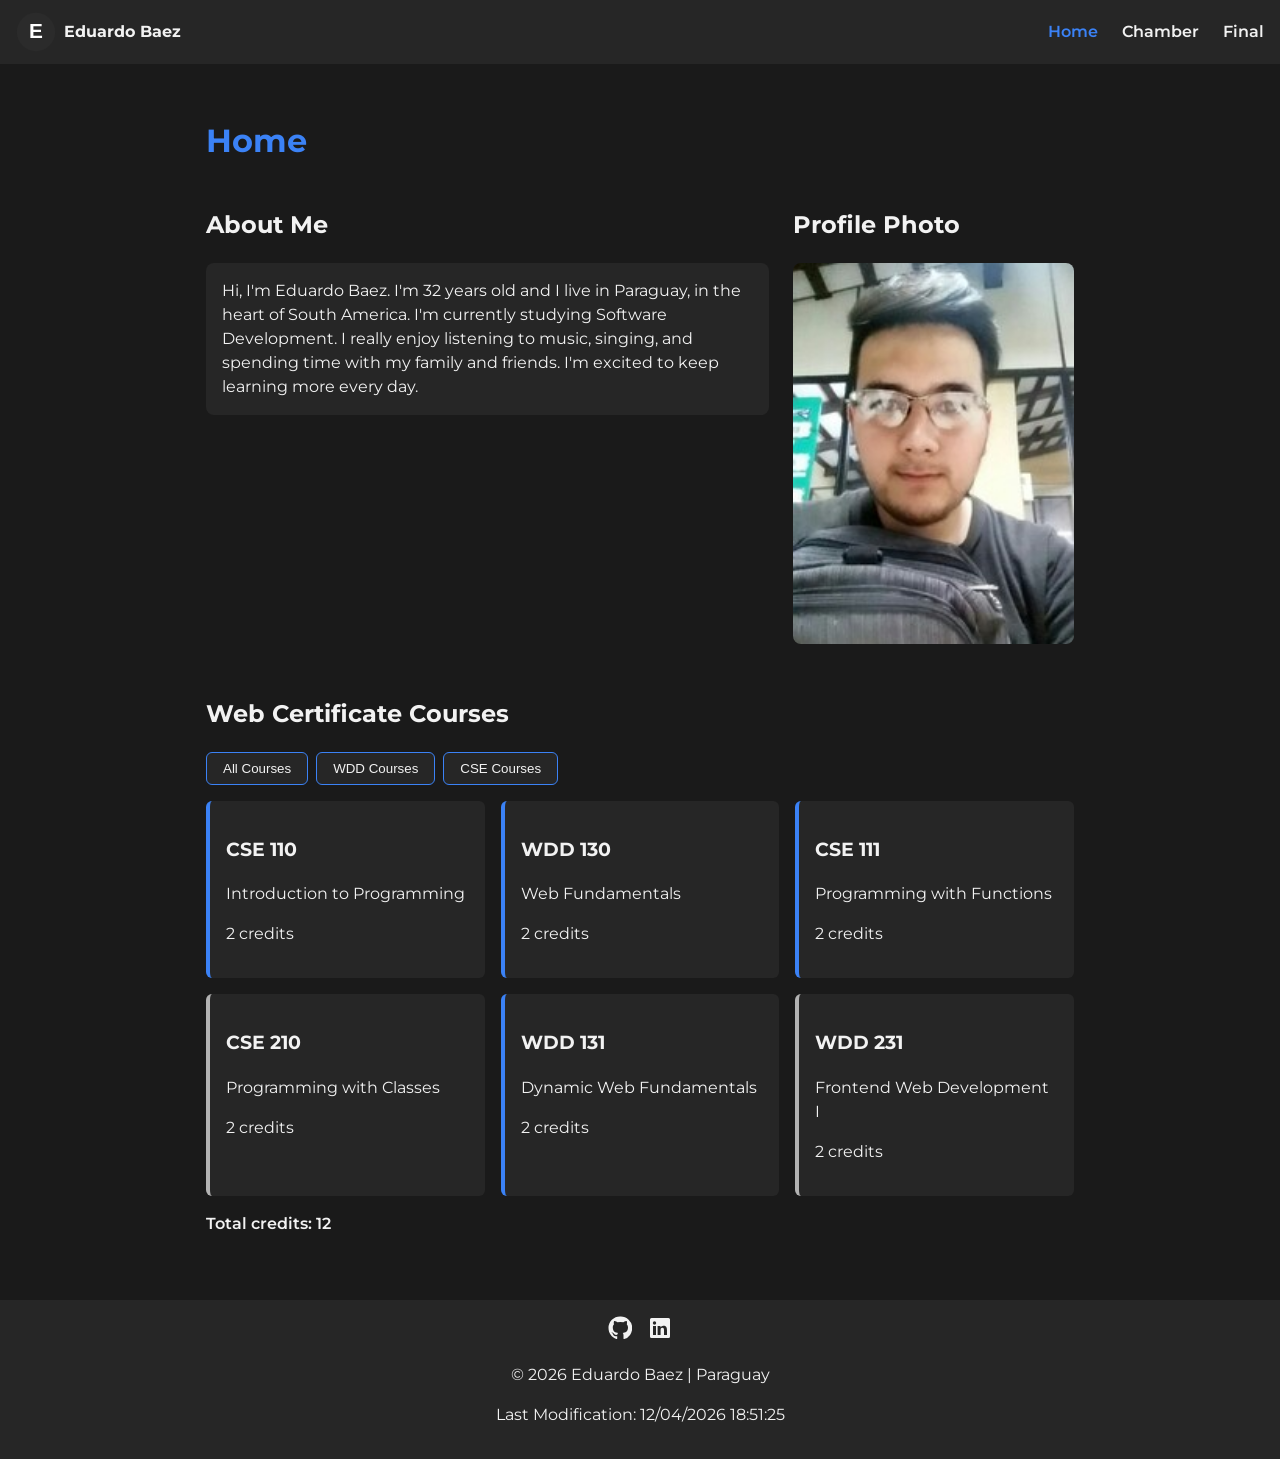
<file: index.html>
<!DOCTYPE html>
<html lang="en">

<head>
    <meta charset="UTF-8">
    <meta name="viewport" content="width=device-width, initial-scale=1.0">
    <meta name="description"
        content="Eduardo Baez's course home page for the WDD231 course, featuring his Web and Computer Programming certificate progress.">
    <meta name="author" content="Eduardo Baez">
    <title>Eduardo Baez | Home</title>
    <link rel="preconnect" href="https://fonts.googleapis.com">
    <link rel="preconnect" href="https://fonts.gstatic.com" crossorigin>
    <link href="https://fonts.googleapis.com/css2?family=Montserrat:wght@400;600;700&display=swap" rel="stylesheet">
    <link rel="stylesheet" href="styles/small.css">
    <link rel="stylesheet" href="styles/larger.css">
    <script src="scripts/navigation.js" defer></script>
    <script src="scripts/courses.js" defer></script>
    <script src="scripts/date.js" defer></script>
</head>

<body>
    <header>
        <img src="images/logo.svg" alt="Site logo" id="logo">
        <span id="site-name">Eduardo Baez</span>
        <button id="menu-toggle" aria-label="Toggle navigation menu">
            <svg viewBox="0 0 24 24" width="28" height="28" aria-hidden="true">
                <path d="M3 6h18M3 12h18M3 18h18" stroke="currentColor" stroke-width="2" fill="none"
                    stroke-linecap="round" />
            </svg>
        </button>
        <nav id="primary-nav">
            <ul>
                <li><a href="index.html">Home</a></li>
                <li><a href="chamber/index.html">Chamber</a></li>
                <li><a href="final/index.html">Final</a></li>
            </ul>
        </nav>
    </header>

    <main>
        <h1>Home</h1>

        <div class="top-row">
            <section class="about-me">
                <h2>About Me</h2>
                <p>Hi, I'm Eduardo Baez. I'm 32 years old and I live in Paraguay, in the heart of South America. I'm
                    currently studying Software Development. I really enjoy listening to music, singing, and spending
                    time
                    with my family and friends. I'm excited to keep learning more every day.</p>
            </section>

            <section class="student-photo">
                <h2>Profile Photo</h2>
                <img src="images/profile.jpg" alt="Photo of Eduardo Baez" width="300" height="300">
            </section>
        </div>

        <section class="courses">
            <h2>Web Certificate Courses</h2>
            <div class="filter-buttons">
                <button data-filter="all">All Courses</button>
                <button data-filter="WDD">WDD Courses</button>
                <button data-filter="CSE">CSE Courses</button>
            </div>
            <div id="course-cards"></div>
            <p id="total-credits"></p>
        </section>
    </main>

    <footer>
        <ul class="social-links">
            <li>
                <a href="https://github.com/edbaez-dev" target="_blank" rel="noopener">
                    <svg viewBox="0 0 24 24" width="24" height="24" aria-hidden="true">
                        <path fill="currentColor"
                            d="M12 .5A11.5 11.5 0 0 0 .5 12c0 5.1 3.3 9.4 7.9 11 .6.1.8-.3.8-.6v-2.2c-3.2.7-3.9-1.4-3.9-1.4-.5-1.3-1.3-1.7-1.3-1.7-1.1-.7.1-.7.1-.7 1.2.1 1.8 1.2 1.8 1.2 1 1.8 2.8 1.3 3.5 1 .1-.8.4-1.3.7-1.6-2.6-.3-5.3-1.3-5.3-5.7 0-1.3.5-2.3 1.2-3.1-.1-.3-.5-1.5.1-3.1 0 0 1-.3 3.3 1.2a11.4 11.4 0 0 1 6 0c2.3-1.5 3.3-1.2 3.3-1.2.6 1.6.2 2.8.1 3.1.8.8 1.2 1.9 1.2 3.1 0 4.4-2.7 5.4-5.3 5.7.4.4.8 1.1.8 2.2v3.3c0 .3.2.7.8.6a11.5 11.5 0 0 0 7.9-11A11.5 11.5 0 0 0 12 .5Z" />
                    </svg>
                    <span class="visually-hidden">GitHub</span>
                </a>
            </li>
            <li>
                <a href="https://www.linkedin.com/in/eduardo-ariel-báez-román-132838bb" target="_blank" rel="noopener">
                    <svg viewBox="0 0 24 24" width="24" height="24" aria-hidden="true">
                        <path fill="currentColor"
                            d="M20.5 2h-17A1.5 1.5 0 0 0 2 3.5v17A1.5 1.5 0 0 0 3.5 22h17a1.5 1.5 0 0 0 1.5-1.5v-17A1.5 1.5 0 0 0 20.5 2ZM8 19H5v-9h3ZM6.5 8.7A1.7 1.7 0 1 1 8.2 7a1.7 1.7 0 0 1-1.7 1.7ZM19 19h-3v-4.7c0-1.1 0-2.6-1.6-2.6s-1.8 1.2-1.8 2.5V19h-3v-9h2.9v1.3h.1a3.1 3.1 0 0 1 2.8-1.6c3 0 3.6 2 3.6 4.6Z" />
                    </svg>
                    <span class="visually-hidden">LinkedIn</span>
                </a>
            </li>
        </ul>
        <p>&copy; <span id="currentyear"></span> Eduardo Baez | Paraguay</p>
        <p id="lastModified"></p>
    </footer>
</body>

</html>
</file>
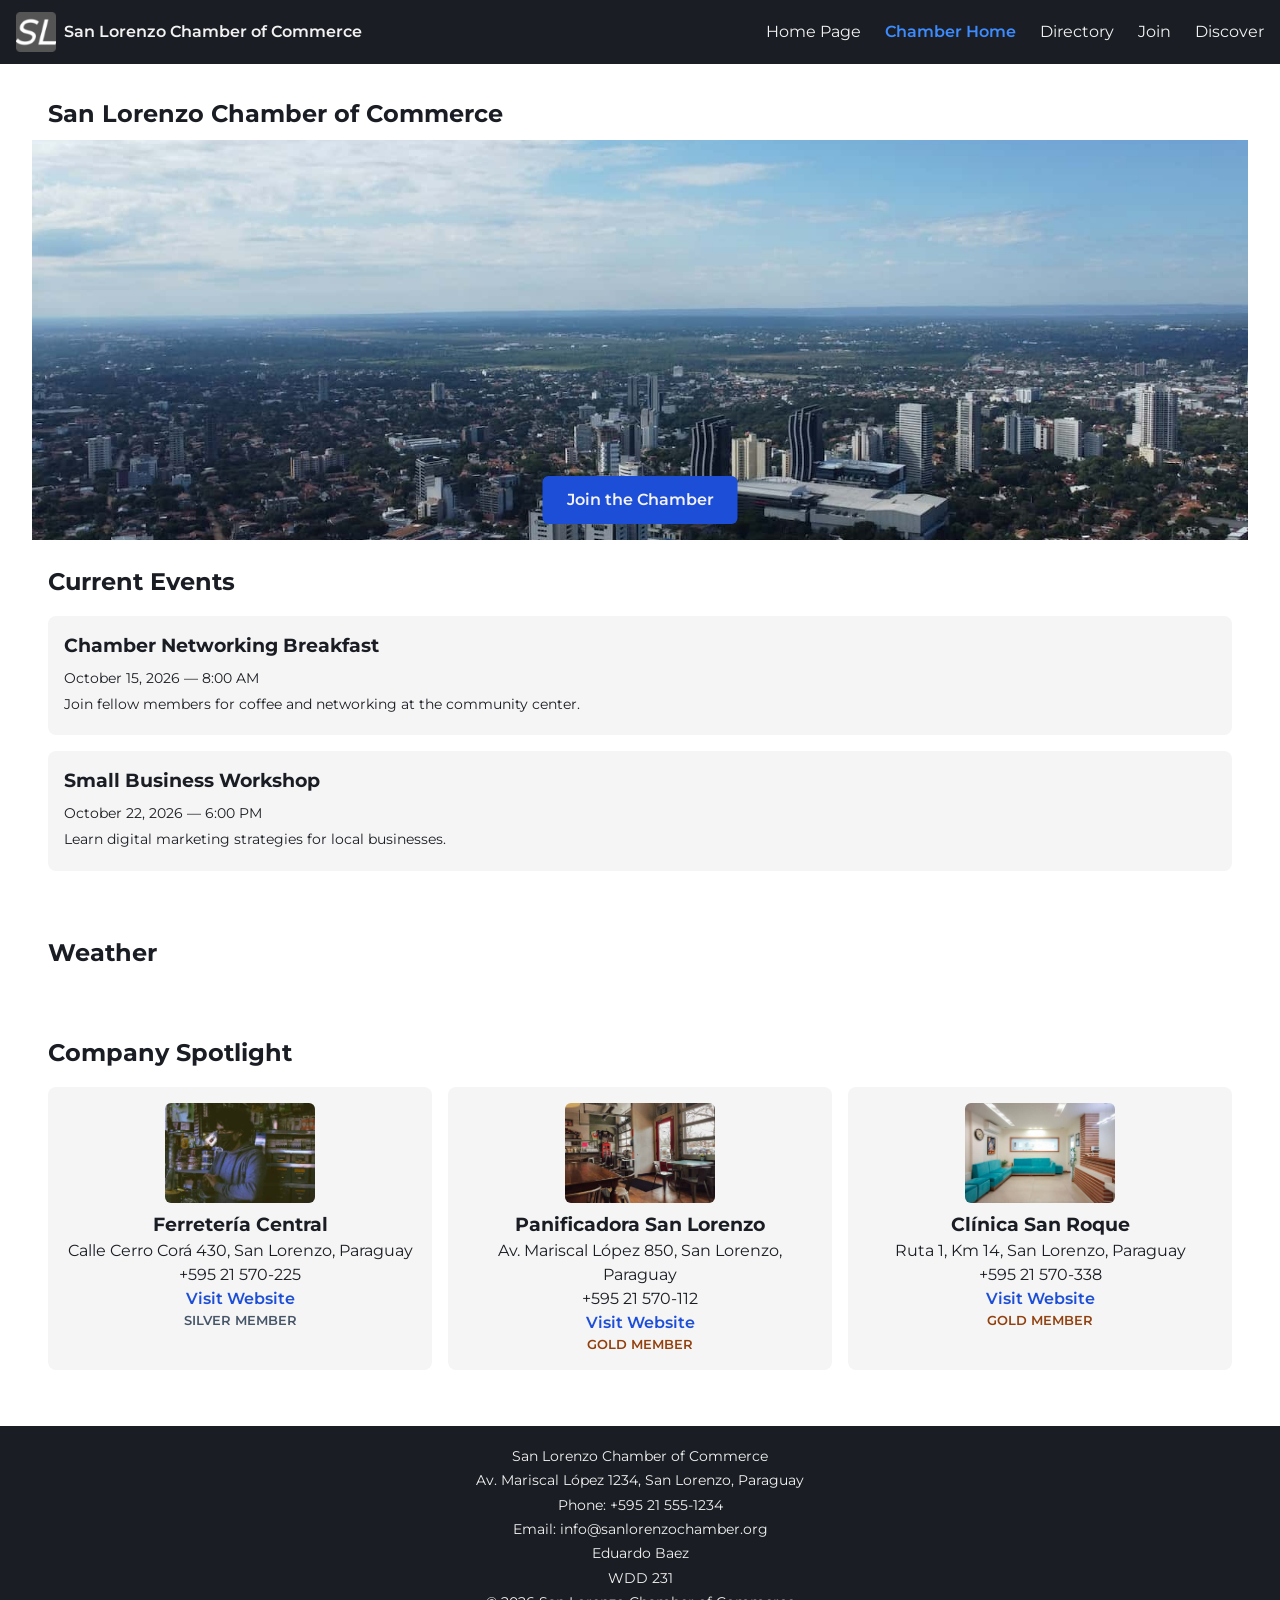
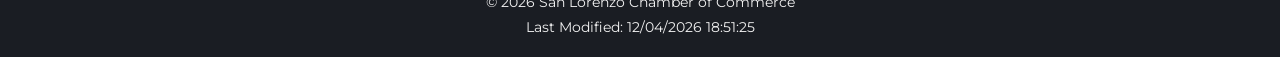
<file: chamber/index.html>
<!DOCTYPE html>
<html lang="en">

<head>
    <meta charset="UTF-8">
    <meta name="viewport" content="width=device-width, initial-scale=1.0">

    <title>Home | San Lorenzo Chamber of Commerce</title>
    <meta name="description"
        content="Welcome to the San Lorenzo Chamber of Commerce — connecting local businesses and the community.">
    <meta name="author" content="Eduardo Baez">

    <link rel="icon" href="images/favicon.ico" type="image/x-icon">

    <!-- Open Graph -->
    <meta property="og:title" content="Home | San Lorenzo Chamber of Commerce">
    <meta property="og:description"
        content="Welcome to the San Lorenzo Chamber of Commerce — connecting local businesses and the community..">
    <meta property="og:image" content="https://edbaez-dev.github.io/wdd231/chamber/images/og-image.jpg">
    <meta property="og:url" content="https://edbaez-dev.github.io/wdd231/chamber/index.html">

    <link rel="preconnect" href="https://fonts.googleapis.com">
    <link rel="preconnect" href="https://fonts.gstatic.com" crossorigin>
    <link href="https://fonts.googleapis.com/css2?family=Montserrat:wght@400;600;700&display=swap" rel="stylesheet">

    <link rel="stylesheet" href="styles/normalize.css">
    <link rel="stylesheet" href="styles/small.css">
    <link rel="stylesheet" href="styles/larger.css">

    <script src="scripts/directory.js" defer></script>
</head>

<body>
    <header>
        <div class="header-content">
            <img src="images/logo.png" alt="San Lorenzo Chamber of Commerce logo" class="logo">
            <span class="site-name">San Lorenzo Chamber of Commerce</span>
        </div>
        <button id="menu-toggle" aria-controls="primary-nav" aria-expanded="false" aria-label="Toggle navigation menu">
            <span class="hamburger"></span>
        </button>
        <nav id="primary-nav">
            <ul>
                <li><a href="../index.html">Home Page</a></li>
                <li><a href="index.html" class="active">Chamber Home</a></li>
                <li><a href="directory.html">Directory</a></li>
                <li><a href="join.html">Join</a></li>
                <li><a href="discover.html">Discover</a></li>
            </ul>
        </nav>
    </header>

    <main>
        <section class="hero">
            <h1>San Lorenzo Chamber of Commerce</h1>
            <img src="images/hero.jpg" alt="View of San Lorenzo, Paraguay" class="hero-image" width="1600" height="900">
            <a href="join.html" class="cta-button">Join the Chamber</a>
        </section>
        <section class="current-events">
            <h2>Current Events</h2>
            <article class="event">
                <h3>Chamber Networking Breakfast</h3>
                <p>October 15, 2026 — 8:00 AM</p>
                <p>Join fellow members for coffee and networking at the community center.</p>
            </article>
            <article class="event">
                <h3>Small Business Workshop</h3>
                <p>October 22, 2026 — 6:00 PM</p>
                <p>Learn digital marketing strategies for local businesses.</p>
            </article>
        </section>
        <section class="weather">
            <h2>Weather</h2>
            <div class="weather-current">
                <p class="temp" id="current-temp"></p>
                <p id="current-description"></p>
            </div>
            <div class="weather-forecast" id="forecast"></div>
        </section>
        <section class="spotlight">
            <h2>Company Spotlight</h2>
            <div class="spotlight-cards" id="spotlight-cards"></div>
        </section>
    </main>

    <footer>
        <div class="footer-contact">
            <p>San Lorenzo Chamber of Commerce</p>
            <p>Av. Mariscal López 1234, San Lorenzo, Paraguay</p>
            <p>Phone: +595 21 555-1234</p>
            <p>Email: info@sanlorenzochamber.org</p>
        </div>
        <div class="footer-dev">
            <p>Eduardo Baez</p>
            <p>WDD 231</p>
            <p>&copy; <span id="year"></span> San Lorenzo Chamber of Commerce</p>
            <p>Last Modified: <span id="last-modified"></span></p>
        </div>
    </footer>
</body>

</html>
</file>
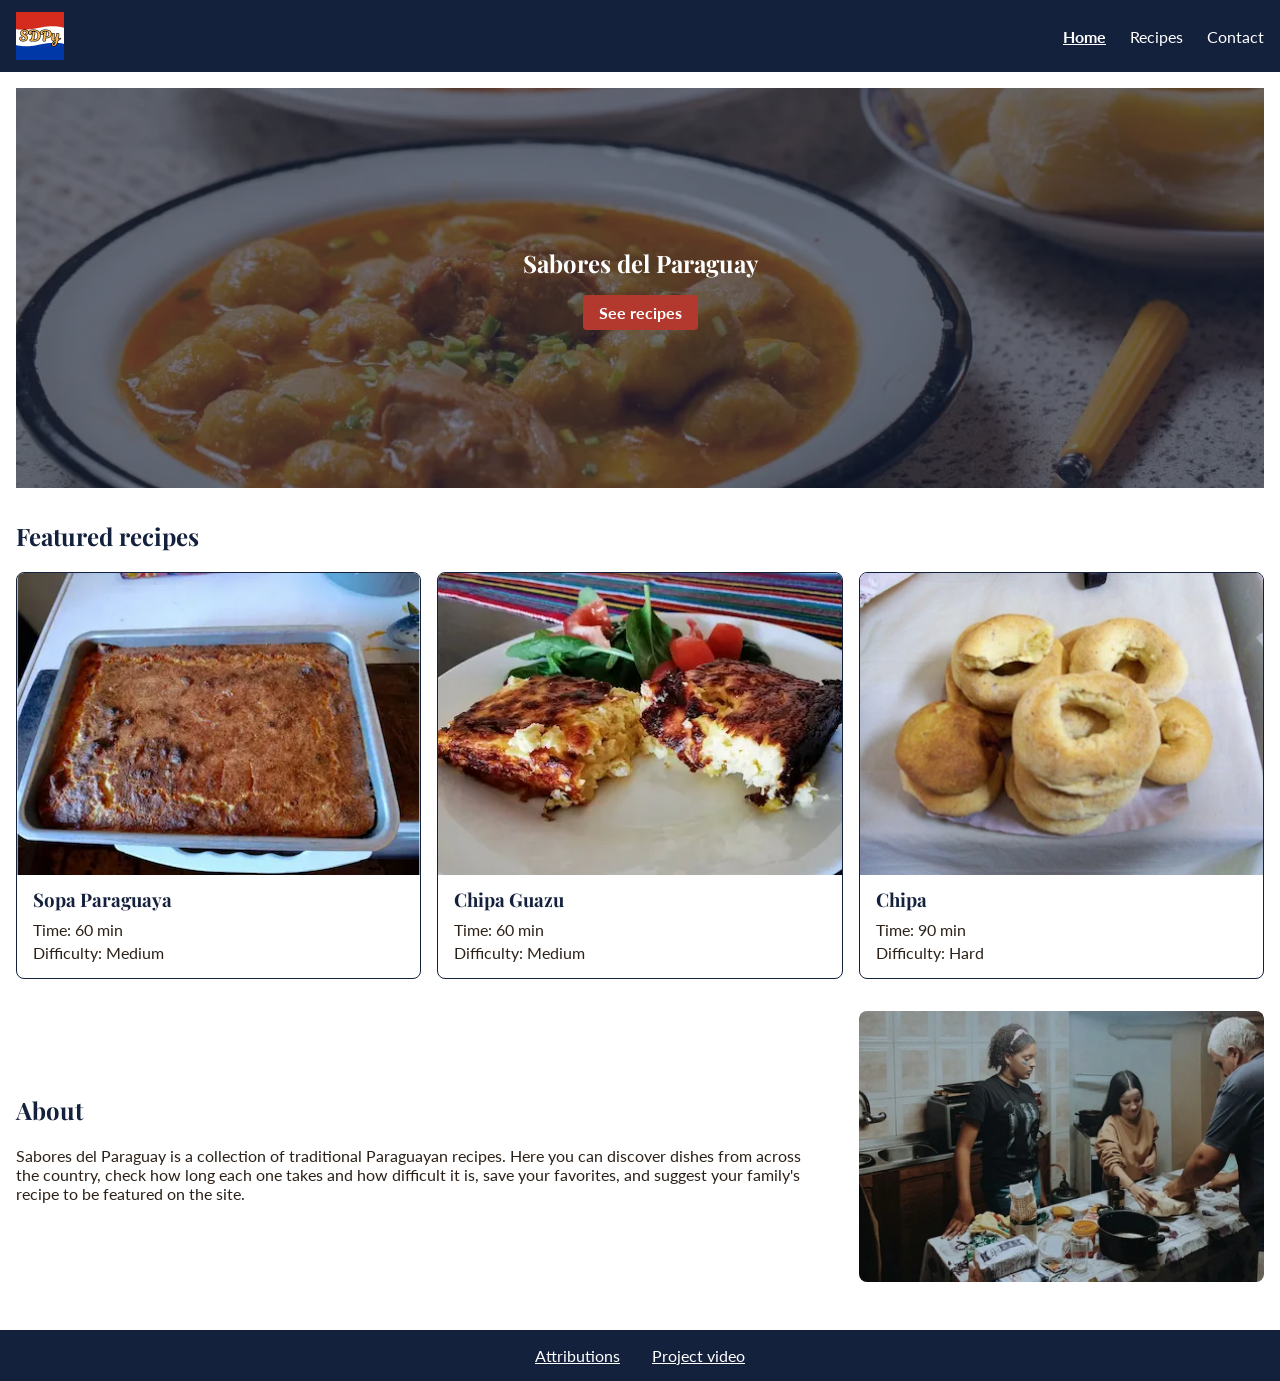
<file: final/index.html>
<!DOCTYPE html>
<html lang="en">

<head>
    <meta charset="UTF-8">
    <meta name="viewport" content="width=device-width, initial-scale=1.0">
    <title>Sabores del Paraguay | Traditional Paraguayan Recipes</title>
    <meta name="description"
        content="Discover traditional Paraguayan recipes with their region, preparation time, difficulty, and ingredients.">
    <meta name="author" content="Eduardo Baez">

    <meta property="og:type" content="website">
    <meta property="og:title" content="Sabores del Paraguay | Traditional Paraguayan Recipes">
    <meta property="og:description"
        content="Discover traditional Paraguayan recipes with their region, preparation time, difficulty, and ingredients.">
    <meta property="og:image" content="https://edbaez-dev.github.io/wdd231/final/images/hero.webp">
    <meta property="og:url" content="https://edbaez-dev.github.io/wdd231/final/index.html">

    <link rel="icon" href="images/favicon.png" type="image/png">
    <link rel="preconnect" href="https://fonts.googleapis.com">
    <link rel="preconnect" href="https://fonts.gstatic.com" crossorigin>
    <link
        href="https://fonts.googleapis.com/css2?family=Lato:wght@400;700&family=Playfair+Display:wght@700&display=swap"
        rel="stylesheet">
    <link rel="stylesheet" href="styles/small.css">
    <link rel="stylesheet" href="styles/larger.css">
    <script type="module" src="scripts/navigation.js"></script>
    <script type="module" src="scripts/home.js"></script>
</head>

<body>
    <header>
        <img src="images/logo.png" alt="Sabores del Paraguay logo" width="48" height="48">
        <button id="menu-toggle" aria-label="Toggle navigation menu" aria-expanded="false">
            <svg viewBox="0 0 24 24" width="28" height="28" aria-hidden="true">
                <path d="M3 6h18M3 12h18M3 18h18" stroke="currentColor" stroke-width="2" fill="none"
                    stroke-linecap="round" />
            </svg>
        </button>
        <nav id="primary-nav">
            <ul>
                <li><a href="index.html" class="active" aria-current="page">Home</a></li>
                <li><a href="recipes.html">Recipes</a></li>
                <li><a href="contact.html">Contact</a></li>
            </ul>
        </nav>
    </header>

    <main>
        <section class="hero">
            <img src="images/hero.webp"
                alt="Bowl of vorí vorí, a traditional Paraguayan soup with corn and cheese dumplings" width="1200"
                height="600">
            <div class="hero-content">
                <h1>Sabores del Paraguay</h1>
                <a href="recipes.html">See recipes</a>
            </div>
        </section>

        <section>
            <h2>Featured recipes</h2>
            <div id="featured-recipes"></div>
        </section>

        <section class="about">
            <div class="about-text">
                <h2>About</h2>
                <p>Sabores del Paraguay is a collection of traditional Paraguayan recipes. Here you can discover dishes
                    from across the country, check how long each one takes and how difficult it is, save your favorites,
                    and suggest your family's recipe to be featured on the site.</p>
            </div>
            <img src="images/about.webp" alt="Family cooking a traditional Paraguayan meal" width="900" height="600"
                loading="lazy">
        </section>
    </main>

    <footer>
        <a href="attributions.html">Attributions</a>
        <a href="https://www.youtube.com/" target="_blank" rel="noopener">Project video</a>
    </footer>
</body>

</html>
</file>
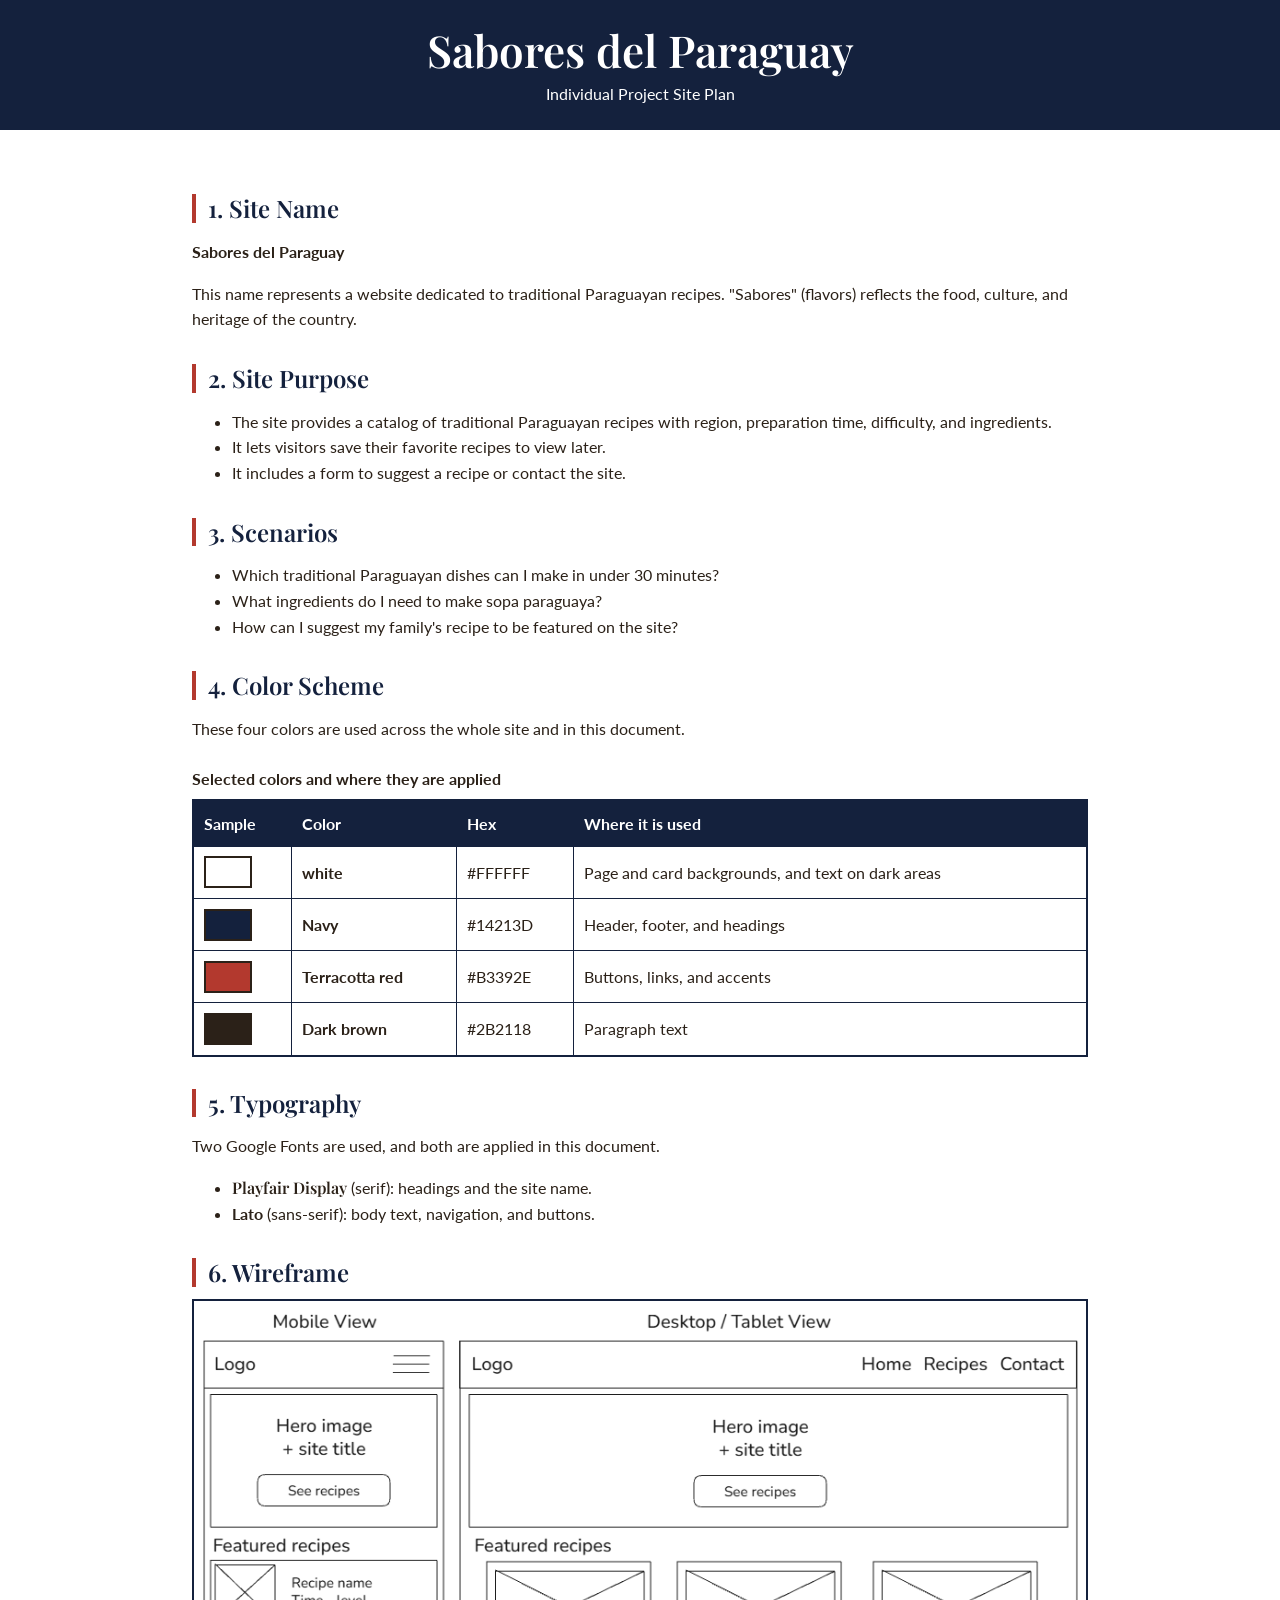
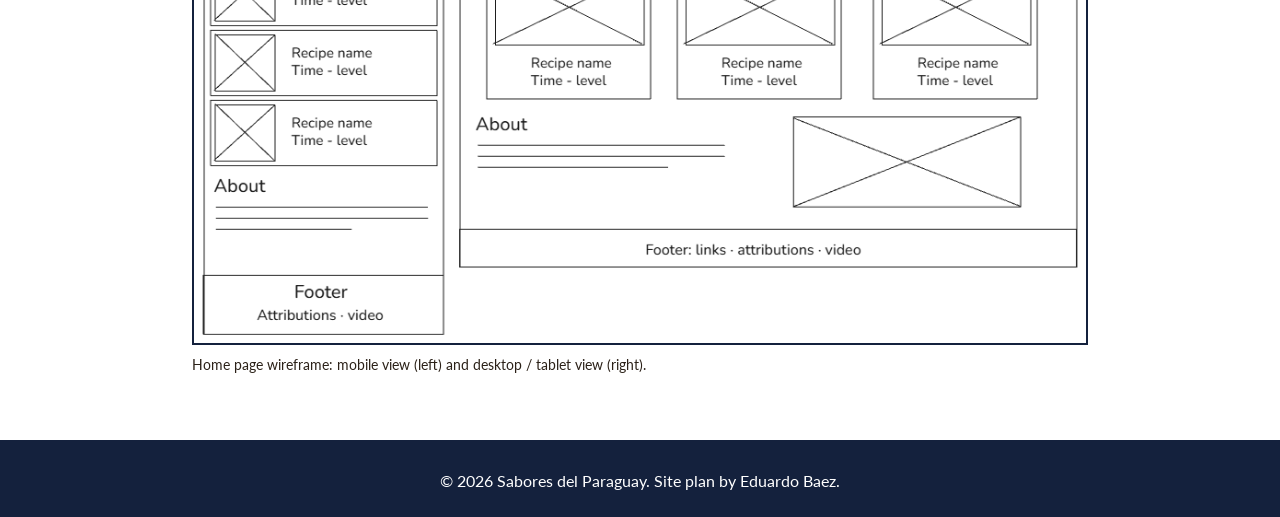
<file: site-plan/index.html>
<!DOCTYPE html>
<html lang="en">

<head>
    <meta charset="UTF-8">
    <meta name="viewport" content="width=device-width, initial-scale=1">
    <meta name="description" content="Site plan for Sabores del Paraguay, a website of traditional Paraguayan recipes.">
    <meta name="author" content="Eduardo Baez">
    <title>Site Plan | Sabores del Paraguay</title>
    <link rel="preconnect" href="https://fonts.googleapis.com">
    <link rel="preconnect" href="https://fonts.gstatic.com" crossorigin>
    <link
        href="https://fonts.googleapis.com/css2?family=Lato:wght@400;700&family=Playfair+Display:wght@600&display=swap"
        rel="stylesheet">
    <link rel="stylesheet" href="styles/site-plan.css">
</head>

<body>
    <header>
        <h1>Sabores del Paraguay</h1>
        <p>Individual Project Site Plan</p>
    </header>

    <main>
        <section>
            <h2>1. Site Name</h2>
            <p><strong>Sabores del Paraguay</strong></p>
            <p>This name represents a website dedicated to traditional Paraguayan recipes. "Sabores" (flavors) reflects
                the food, culture, and heritage of the country.</p>
        </section>

        <section>
            <h2>2. Site Purpose</h2>
            <ul>
                <li>The site provides a catalog of traditional Paraguayan recipes with region, preparation time,
                    difficulty, and ingredients.</li>
                <li>It lets visitors save their favorite recipes to view later.</li>
                <li>It includes a form to suggest a recipe or contact the site.</li>
            </ul>
        </section>

        <section>
            <h2>3. Scenarios</h2>
            <ul>
                <li>Which traditional Paraguayan dishes can I make in under 30 minutes?</li>
                <li>What ingredients do I need to make sopa paraguaya?</li>
                <li>How can I suggest my family's recipe to be featured on the site?</li>
            </ul>
        </section>

        <section>
            <h2>4. Color Scheme</h2>
            <p>These four colors are used across the whole site and in this document.</p>
            <div class="table-wrap">
                <table>
                    <caption>Selected colors and where they are applied</caption>
                    <thead>
                        <tr>
                            <th scope="col">Sample</th>
                            <th scope="col">Color</th>
                            <th scope="col">Hex</th>
                            <th scope="col">Where it is used</th>
                        </tr>
                    </thead>
                    <tbody>
                        <tr>
                            <td><span class="swatch swatch-white" aria-hidden="true"></span></td>
                            <th scope="row">white</th>
                            <td>#FFFFFF</td>
                            <td>Page and card backgrounds, and text on dark areas</td>
                        </tr>
                        <tr>
                            <td><span class="swatch swatch-navy" aria-hidden="true"></span></td>
                            <th scope="row">Navy</th>
                            <td>#14213D</td>
                            <td>Header, footer, and headings</td>
                        </tr>
                        <tr>
                            <td><span class="swatch swatch-terracotta" aria-hidden="true"></span></td>
                            <th scope="row">Terracotta red</th>
                            <td>#B3392E</td>
                            <td>Buttons, links, and accents</td>
                        </tr>
                        <tr>
                            <td><span class="swatch swatch-brown" aria-hidden="true"></span></td>
                            <th scope="row">Dark brown</th>
                            <td>#2B2118</td>
                            <td>Paragraph text</td>
                        </tr>
                    </tbody>
                </table>
            </div>
        </section>

        <section>
            <h2>5. Typography</h2>
            <p>Two Google Fonts are used, and both are applied in this document.</p>
            <ul>
                <li><span class="font-heading">Playfair Display</span> (serif): headings and the site name.</li>
                <li><span class="font-body">Lato</span> (sans-serif): body text, navigation, and buttons.</li>
            </ul>
        </section>

        <section>
            <h2>6. Wireframe</h2>
            <figure>
                <img src="images/wireframe-home.png"
                    alt="Black and white wireframe of the home page. On the left, the mobile view shows a logo with a hamburger menu, a hero section, three stacked recipe cards, an about section, and a footer. On the right, the desktop and tablet view shows a logo with horizontal links, a hero section, three recipe cards in a row, an about section with an image, and a footer."
                    loading="lazy">
                <figcaption>Home page wireframe: mobile view (left) and desktop / tablet view (right).</figcaption>
            </figure>
        </section>
    </main>

    <footer>
        <p>&copy; 2026 Sabores del Paraguay. Site plan by Eduardo Baez.</p>
    </footer>
</body>

</html>
</file>
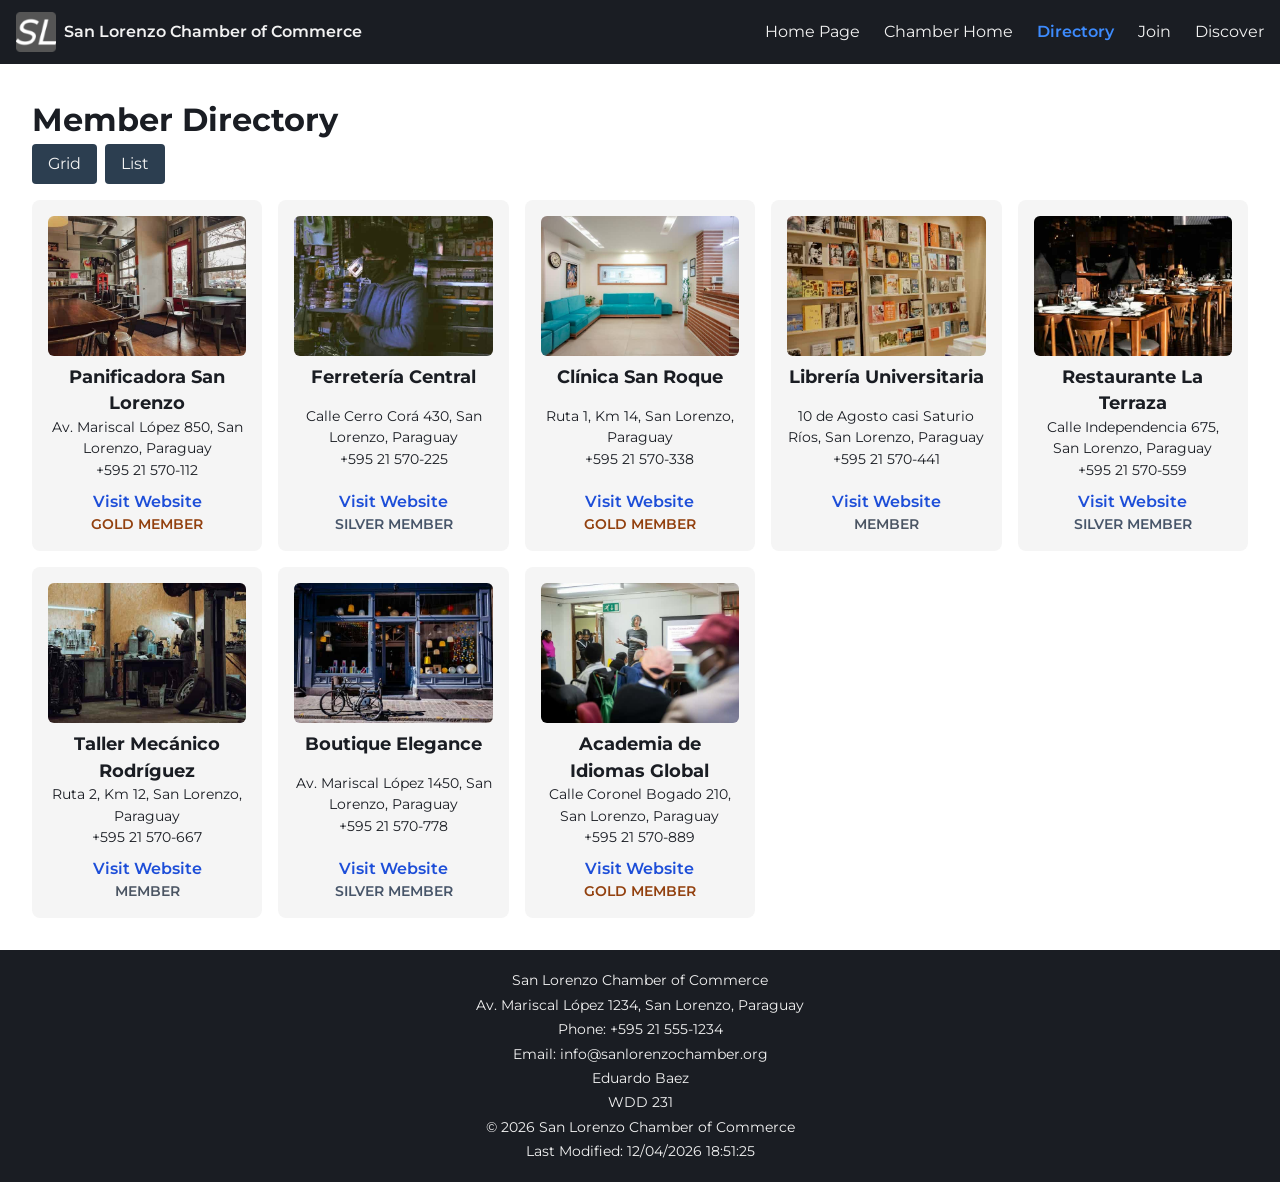
<file: chamber/directory.html>
<!DOCTYPE html>
<html lang="en">

<head>
    <meta charset="UTF-8">
    <meta name="viewport" content="width=device-width, initial-scale=1.0">

    <title>Chamber Directory | San Lorenzo Chamber of Commerce</title>
    <meta name="description" content="Directory of member businesses of the San Lorenzo Chamber of Commerce.">
    <meta name="author" content="Eduardo Baez">

    <link rel="icon" href="images/favicon.ico" type="image/x-icon">

    <!-- Open Graph -->
    <meta property="og:title" content="Chamber Directory | San Lorenzo Chamber of Commerce">
    <meta property="og:description" content="Directory of member businesses of the San Lorenzo Chamber of Commerce.">
    <meta property="og:image" content="https://edbaez-dev.github.io/wdd231/chamber/images/og-image.jpg">
    <meta property="og:url" content="https://edbaez-dev.github.io/wdd231/chamber/directory.html">

    <link rel="preconnect" href="https://fonts.googleapis.com">
    <link rel="preconnect" href="https://fonts.gstatic.com" crossorigin>
    <link href="https://fonts.googleapis.com/css2?family=Montserrat:wght@400;600;700&display=swap" rel="stylesheet">

    <link rel="stylesheet" href="styles/normalize.css">
    <link rel="stylesheet" href="styles/small.css">
    <link rel="stylesheet" href="styles/larger.css">

    <script src="scripts/directory.js" defer></script>
</head>

<body>
    <header>
        <div class="header-content">
            <img src="images/logo.png" alt="San Lorenzo Chamber of Commerce logo" class="logo">
            <span class="site-name">San Lorenzo Chamber of Commerce</span>
        </div>
        <button id="menu-toggle" aria-controls="primary-nav" aria-expanded="false" aria-label="Toggle navigation menu">
            <span class="hamburger"></span>
        </button>
        <nav id="primary-nav">
            <ul>
                <li><a href="../index.html">Home Page</a></li>
                <li><a href="home.html">Chamber Home</a></li>
                <li><a href="directory.html" class="active">Directory</a></li>
                <li><a href="join.html">Join</a></li>
                <li><a href="discover.html">Discover</a></li>
            </ul>
        </nav>
    </header>

    <main>
        <h1>Member Directory</h1>

        <div class="view-toggle">
            <button id="grid-btn" aria-label="Display as grid">Grid</button>
            <button id="list-btn" aria-label="Display as list">List</button>
        </div>

        <section id="member-list" class="grid-view">
        </section>
    </main>

    <footer>
        <div class="footer-contact">
            <p>San Lorenzo Chamber of Commerce</p>
            <p>Av. Mariscal López 1234, San Lorenzo, Paraguay</p>
            <p>Phone: +595 21 555-1234</p>
            <p>Email: info@sanlorenzochamber.org</p>
        </div>
        <div class="footer-dev">
            <p>Eduardo Baez</p>
            <p>WDD 231</p>
            <p>&copy; <span id="year"></span> San Lorenzo Chamber of Commerce</p>
            <p>Last Modified: <span id="last-modified"></span></p>
        </div>
    </footer>
</body>

</html>
</file>
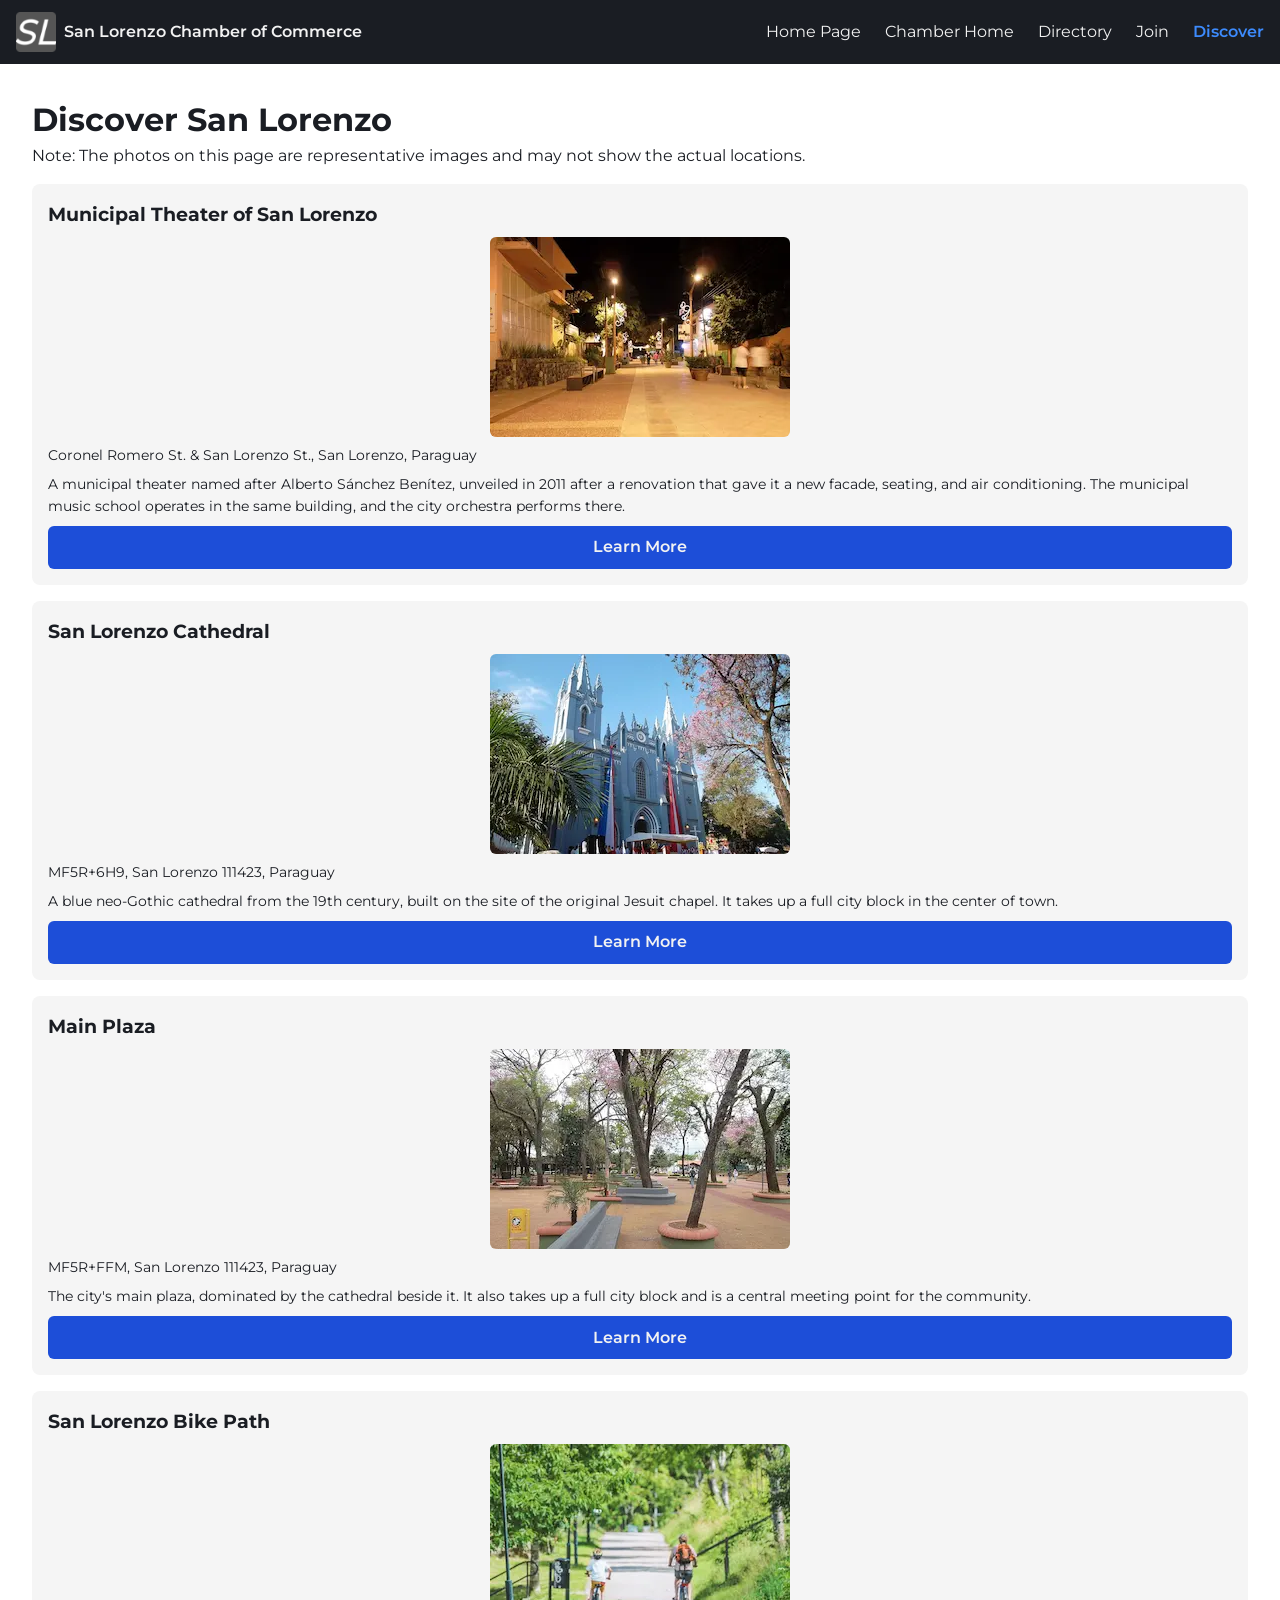
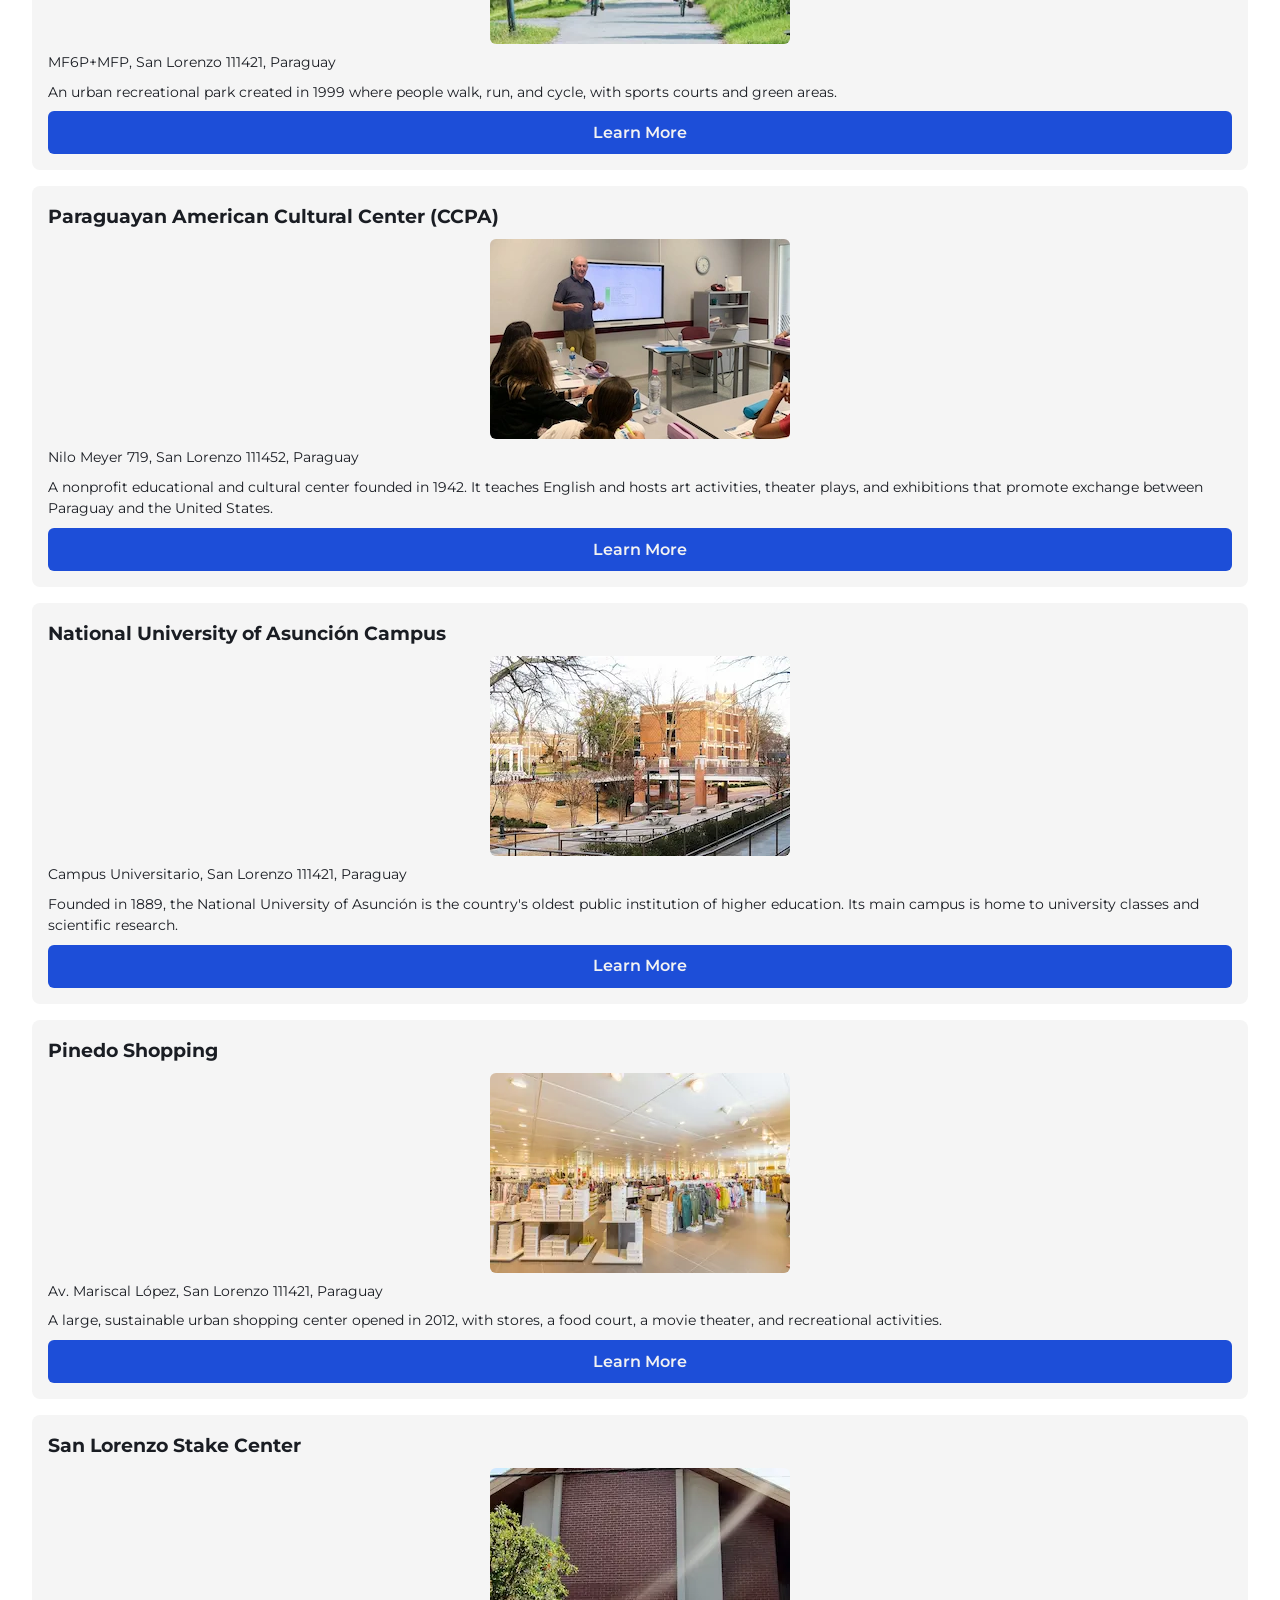
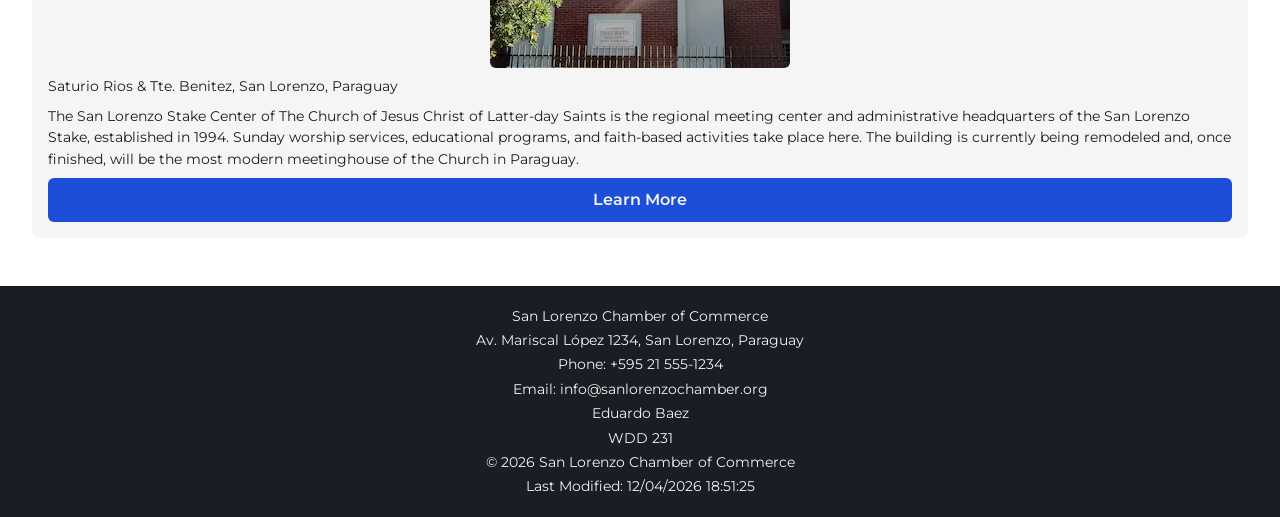
<file: chamber/discover.html>
<!DOCTYPE html>
<html lang="en">

<head>
    <meta charset="UTF-8">
    <meta name="viewport" content="width=device-width, initial-scale=1.0">

    <title>Discover | San Lorenzo Chamber of Commerce</title>
    <meta name="description"
        content="Discover San Lorenzo, Paraguay: places of interest, history, and attractions for visitors and prospective chamber members.">
    <meta name="author" content="Eduardo Baez">

    <link rel="icon" href="images/favicon.ico" type="image/x-icon">

    <!-- Open Graph -->
    <meta property="og:title" content="Discover | San Lorenzo Chamber of Commerce">
    <meta property="og:description"
        content="Discover San Lorenzo, Paraguay: places of interest, history, and attractions for visitors and prospective chamber members.">
    <meta property="og:image" content="https://edbaez-dev.github.io/wdd231/chamber/images/og-image.jpg">
    <meta property="og:url" content="https://edbaez-dev.github.io/wdd231/chamber/discover.html">

    <link rel="preconnect" href="https://fonts.googleapis.com">
    <link rel="preconnect" href="https://fonts.gstatic.com" crossorigin>
    <link href="https://fonts.googleapis.com/css2?family=Montserrat:wght@400;600;700&display=swap" rel="stylesheet">

    <link rel="stylesheet" href="styles/normalize.css">
    <link rel="stylesheet" href="styles/small.css">
    <link rel="stylesheet" href="styles/larger.css">

    <script src="scripts/directory.js" defer></script>
    <script type="module" src="scripts/discover.js"></script>
</head>

<body>
    <header>
        <div class="header-content">
            <img src="images/logo.png" alt="San Lorenzo Chamber of Commerce logo" class="logo">
            <span class="site-name">San Lorenzo Chamber of Commerce</span>
        </div>
        <button id="menu-toggle" aria-controls="primary-nav" aria-expanded="false" aria-label="Toggle navigation menu">
            <span class="hamburger"></span>
        </button>
        <nav id="primary-nav">
            <ul>
                <li><a href="../index.html">Home Page</a></li>
                <li><a href="index.html">Chamber Home</a></li>
                <li><a href="directory.html">Directory</a></li>
                <li><a href="join.html">Join</a></li>
                <li><a href="discover.html" class="active">Discover</a></li>
            </ul>
        </nav>
    </header>

    <main>
        <h1>Discover San Lorenzo</h1>
        <p>Note: The photos on this page are representative images and may not show the actual locations.</p>

        <section id="discover-cards"></section>
    </main>

    <footer>
        <div class="footer-contact">
            <p>San Lorenzo Chamber of Commerce</p>
            <p>Av. Mariscal López 1234, San Lorenzo, Paraguay</p>
            <p>Phone: +595 21 555-1234</p>
            <p>Email: info@sanlorenzochamber.org</p>
        </div>
        <div class="footer-dev">
            <p>Eduardo Baez</p>
            <p>WDD 231</p>
            <p>&copy; <span id="year"></span> San Lorenzo Chamber of Commerce</p>
            <p>Last Modified: <span id="last-modified"></span></p>
        </div>
    </footer>
</body>

</html>
</file>
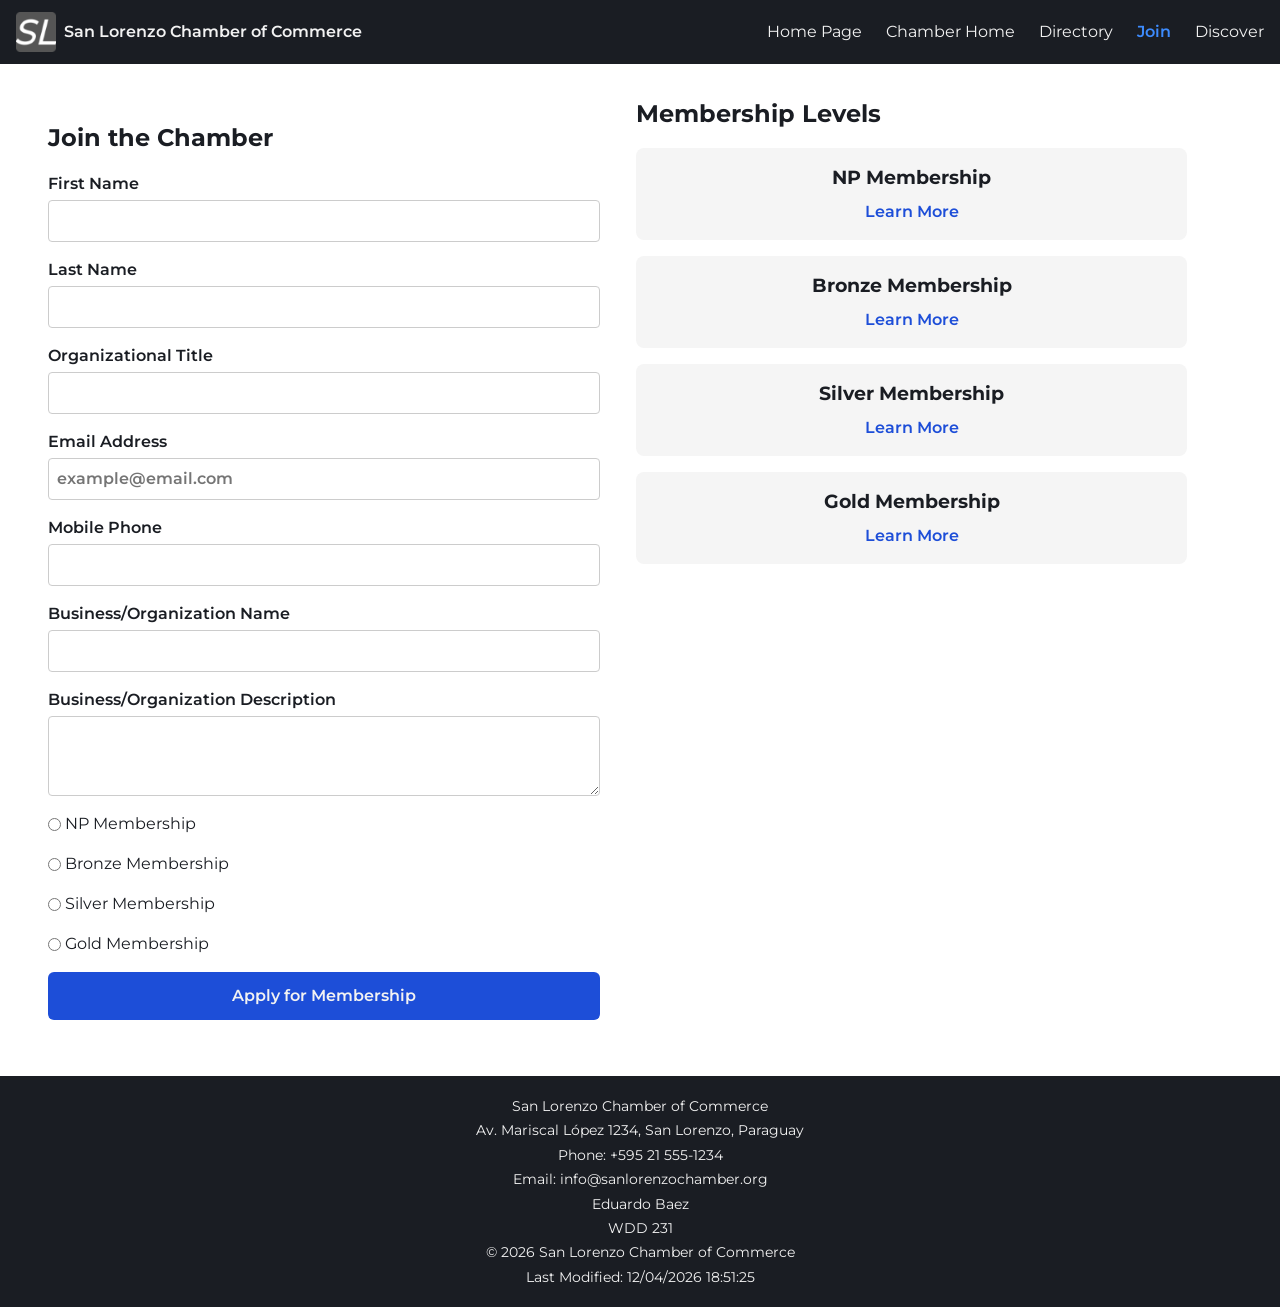
<file: chamber/join.html>
<!DOCTYPE html>
<html lang="en">

<head>
    <meta charset="UTF-8">
    <meta name="viewport" content="width=device-width, initial-scale=1.0">

    <title>Join | San Lorenzo Chamber of Commerce</title>
    <meta name="description" content="Apply for membership with the San Lorenzo Chamber of Commerce.">
    <meta name="author" content="Eduardo Baez">

    <link rel="icon" href="images/favicon.ico" type="image/x-icon">

    <!-- Open Graph -->
    <meta property="og:title" content="Join | San Lorenzo Chamber of Commerce">
    <meta property="og:description" content="Apply for membership with the San Lorenzo Chamber of Commerce.">
    <meta property="og:image" content="https://edbaez-dev.github.io/wdd231/chamber/images/og-image.jpg">
    <meta property="og:url" content="https://edbaez-dev.github.io/wdd231/chamber/join.html">

    <link rel="preconnect" href="https://fonts.googleapis.com">
    <link rel="preconnect" href="https://fonts.gstatic.com" crossorigin>
    <link href="https://fonts.googleapis.com/css2?family=Montserrat:wght@400;600;700&display=swap" rel="stylesheet">

    <link rel="stylesheet" href="styles/normalize.css">
    <link rel="stylesheet" href="styles/small.css">
    <link rel="stylesheet" href="styles/larger.css">

    <script src="scripts/directory.js" defer></script>
</head>

<body>
    <header>
        <div class="header-content">
            <img src="images/logo.png" alt="San Lorenzo Chamber of Commerce logo" class="logo">
            <span class="site-name">San Lorenzo Chamber of Commerce</span>
        </div>
        <button id="menu-toggle" aria-controls="primary-nav" aria-expanded="false" aria-label="Toggle navigation menu">
            <span class="hamburger"></span>
        </button>
        <nav id="primary-nav">
            <ul>
                <li><a href="../index.html">Home Page</a></li>
                <li><a href="index.html">Chamber Home</a></li>
                <li><a href="directory.html">Directory</a></li>
                <li><a href="join.html" class="active">Join</a></li>
                <li><a href="discover.html">Discover</a></li>
            </ul>
        </nav>
    </header>

    <main>
        <section class="join-form">
            <h1>Join the Chamber</h1>
            <form action="thankyou.html" method="get">

                <label for="first-name">First Name
                    <input type="text" id="first-name" name="firstName" title="Please enter your first name"
                        autocomplete="given-name" required>
                </label>

                <label for="last-name">Last Name
                    <input type="text" id="last-name" name="lastName" title="Please enter your last name"
                        autocomplete="family-name" required>
                </label>

                <label for="org-title">Organizational Title
                    <input type="text" id="org-title" name="orgTitle"
                        title="Title must be at least 7 characters, letters, hyphens, and spaces only"
                        autocomplete="organization-title" pattern="[A-Za-z\s\-]{7,}">
                </label>

                <label for="email">Email Address
                    <input type="email" id="email" name="email" title="Please enter your email address"
                        autocomplete="email" placeholder="example@email.com" required>
                </label>

                <label for="mobile-phone">Mobile Phone
                    <input type="tel" id="mobile-phone" name="mobilePhone" title="Please enter your mobile phone number"
                        autocomplete="tel" required>
                </label>

                <label for="business-name">Business/Organization Name
                    <input type="text" id="business-name" name="businessName"
                        title="Please enter your business or organization name" autocomplete="organization" required>
                </label>

                <label for="business-description">Business/Organization Description
                    <textarea id="business-description" name="businessDescription"
                        title="Briefly describe your business or organization"></textarea>
                </label>

                <label for="np-level">
                    <input type="radio" id="np-level" name="membershipLevel" value="np">
                    NP Membership
                </label>
                <label for="bronze-level">
                    <input type="radio" id="bronze-level" name="membershipLevel" value="bronze">
                    Bronze Membership
                </label>
                <label for="silver-level">
                    <input type="radio" id="silver-level" name="membershipLevel" value="silver">
                    Silver Membership
                </label>
                <label for="gold-level">
                    <input type="radio" id="gold-level" name="membershipLevel" value="gold">
                    Gold Membership
                </label>

                <input type="hidden" name="timestamp" id="timestamp">

                <button type="submit">Apply for Membership</button>
            </form>
        </section>

        <section class="membership-levels">
            <h2>Membership Levels</h2>

            <div class="level-card">
                <h3>NP Membership</h3>
                <a href="#" class="modal-trigger" data-modal="np-modal">Learn More</a>
            </div>

            <div class="level-card">
                <h3>Bronze Membership</h3>
                <a href="#" class="modal-trigger" data-modal="bronze-modal">Learn More</a>
            </div>

            <div class="level-card">
                <h3>Silver Membership</h3>
                <a href="#" class="modal-trigger" data-modal="silver-modal">Learn More</a>
            </div>

            <div class="level-card">
                <h3>Gold Membership</h3>
                <a href="#" class="modal-trigger" data-modal="gold-modal">Learn More</a>
            </div>
        </section>

        <dialog id="np-modal">
            <h3>NP Membership Benefits</h3>
            <ul>
                <li>Listing in the chamber directory</li>
                <li>Access to community networking events</li>
            </ul>
            <button type="button" class="modal-close">Close</button>
        </dialog>

        <dialog id="bronze-modal">
            <h3>Bronze Membership Benefits</h3>
            <ul>
                <li>Listing in the chamber directory</li>
                <li>Access to community networking events</li>
                <li>Discounted event tickets</li>
            </ul>
            <button type="button" class="modal-close">Close</button>
        </dialog>

        <dialog id="silver-modal">
            <h3>Silver Membership Benefits</h3>
            <ul>
                <li>All Bronze benefits</li>
                <li>Quarterly business spotlight</li>
                <li>Priority event registration</li>
            </ul>
            <button type="button" class="modal-close">Close</button>
        </dialog>

        <dialog id="gold-modal">
            <h3>Gold Membership Benefits</h3>
            <ul>
                <li>All Silver benefits</li>
                <li>Home page spotlight placement</li>
                <li>Free booth at chamber-sponsored events</li>
            </ul>
            <button type="button" class="modal-close">Close</button>
        </dialog>
    </main>

    <footer>
        <div class="footer-contact">
            <p>San Lorenzo Chamber of Commerce</p>
            <p>Av. Mariscal López 1234, San Lorenzo, Paraguay</p>
            <p>Phone: +595 21 555-1234</p>
            <p>Email: info@sanlorenzochamber.org</p>
        </div>
        <div class="footer-dev">
            <p>Eduardo Baez</p>
            <p>WDD 231</p>
            <p>&copy; <span id="year"></span> San Lorenzo Chamber of Commerce</p>
            <p>Last Modified: <span id="last-modified"></span></p>
        </div>
    </footer>
</body>

</html>
</file>
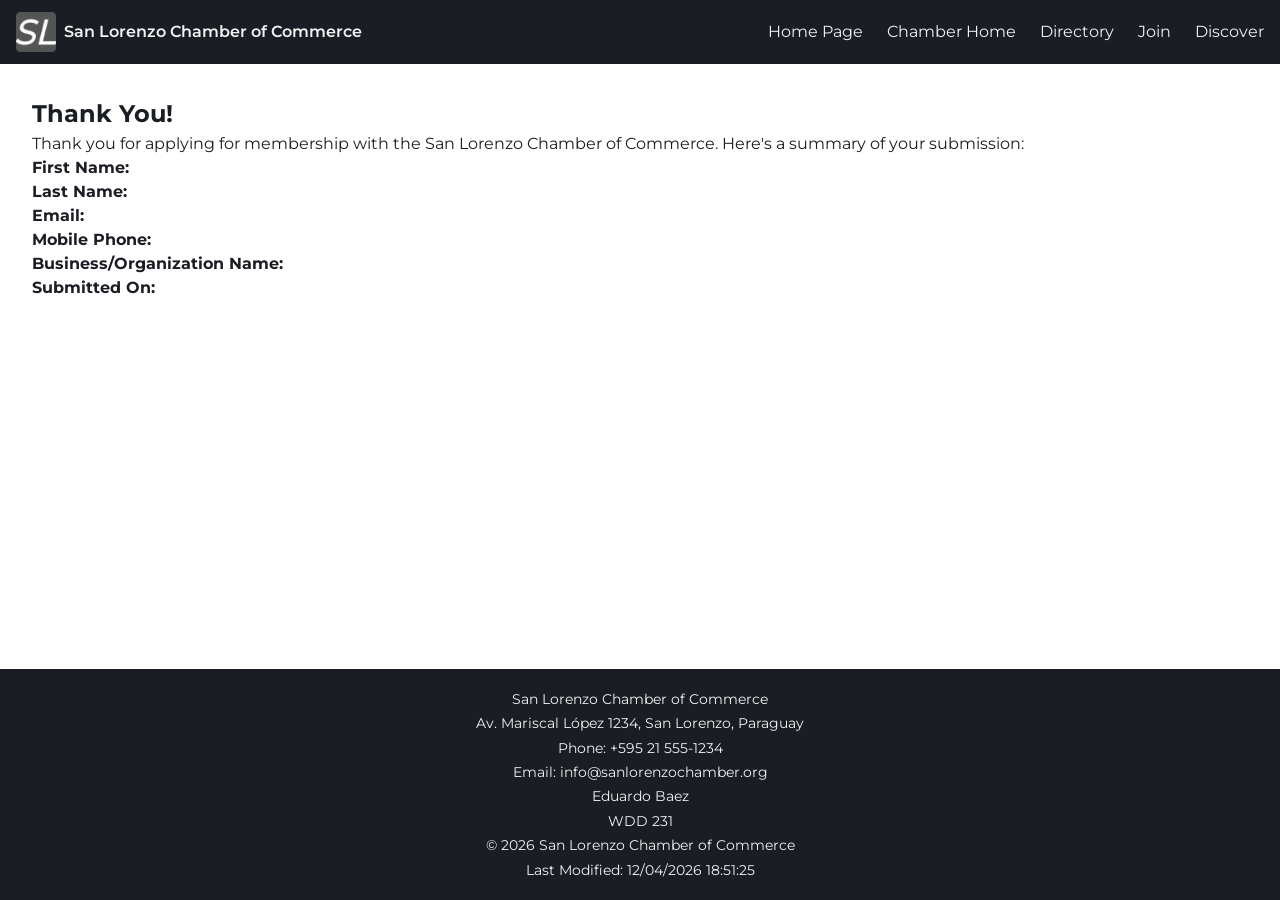
<file: chamber/thankyou.html>
<!DOCTYPE html>
<html lang="en">

<head>
    <meta charset="UTF-8">
    <meta name="viewport" content="width=device-width, initial-scale=1.0">

    <title>Thank You | San Lorenzo Chamber of Commerce</title>
    <meta name="description" content="Thank you for applying for membership with the San Lorenzo Chamber of Commerce.">
    <meta name="author" content="Eduardo Baez">

    <link rel="icon" href="images/favicon.ico" type="image/x-icon">

    <!-- Open Graph -->
    <meta property="og:title" content="Thank You | San Lorenzo Chamber of Commerce">
    <meta property="og:description"
        content="Thank you for applying for membership with the San Lorenzo Chamber of Commerce.">
    <meta property="og:image" content="https://edbaez-dev.github.io/wdd231/chamber/images/og-image.jpg">
    <meta property="og:url" content="https://edbaez-dev.github.io/wdd231/chamber/thankyou.html">

    <link rel="preconnect" href="https://fonts.googleapis.com">
    <link rel="preconnect" href="https://fonts.gstatic.com" crossorigin>
    <link href="https://fonts.googleapis.com/css2?family=Montserrat:wght@400;600;700&display=swap" rel="stylesheet">

    <link rel="stylesheet" href="styles/normalize.css">
    <link rel="stylesheet" href="styles/small.css">
    <link rel="stylesheet" href="styles/larger.css">

    <script src="scripts/directory.js" defer></script>
</head>

<body>
    <header>
        <div class="header-content">
            <img src="images/logo.png" alt="San Lorenzo Chamber of Commerce logo" class="logo">
            <span class="site-name">San Lorenzo Chamber of Commerce</span>
        </div>
        <button id="menu-toggle" aria-controls="primary-nav" aria-expanded="false" aria-label="Toggle navigation menu">
            <span class="hamburger"></span>
        </button>
        <nav id="primary-nav">
            <ul>
                <li><a href="../index.html">Home Page</a></li>
                <li><a href="index.html">Chamber Home</a></li>
                <li><a href="directory.html">Directory</a></li>
                <li><a href="join.html">Join</a></li>
                <li><a href="discover.html">Discover</a></li>
            </ul>
        </nav>
    </header>

    <main>
        <section class="thank-you">
            <h1>Thank You!</h1>
            <p>Thank you for applying for membership with the San Lorenzo Chamber of Commerce. Here's a summary of your
                submission:</p>

            <p><strong>First Name:</strong> <span id="display-first-name"></span></p>
            <p><strong>Last Name:</strong> <span id="display-last-name"></span></p>
            <p><strong>Email:</strong> <span id="display-email"></span></p>
            <p><strong>Mobile Phone:</strong> <span id="display-mobile-phone"></span></p>
            <p><strong>Business/Organization Name:</strong> <span id="display-business-name"></span></p>
            <p><strong>Submitted On:</strong> <span id="display-timestamp"></span></p>
        </section>
    </main>

    <footer>
        <div class="footer-contact">
            <p>San Lorenzo Chamber of Commerce</p>
            <p>Av. Mariscal López 1234, San Lorenzo, Paraguay</p>
            <p>Phone: +595 21 555-1234</p>
            <p>Email: info@sanlorenzochamber.org</p>
        </div>
        <div class="footer-dev">
            <p>Eduardo Baez</p>
            <p>WDD 231</p>
            <p>&copy; <span id="year"></span> San Lorenzo Chamber of Commerce</p>
            <p>Last Modified: <span id="last-modified"></span></p>
        </div>
    </footer>
</body>

</html>
</file>
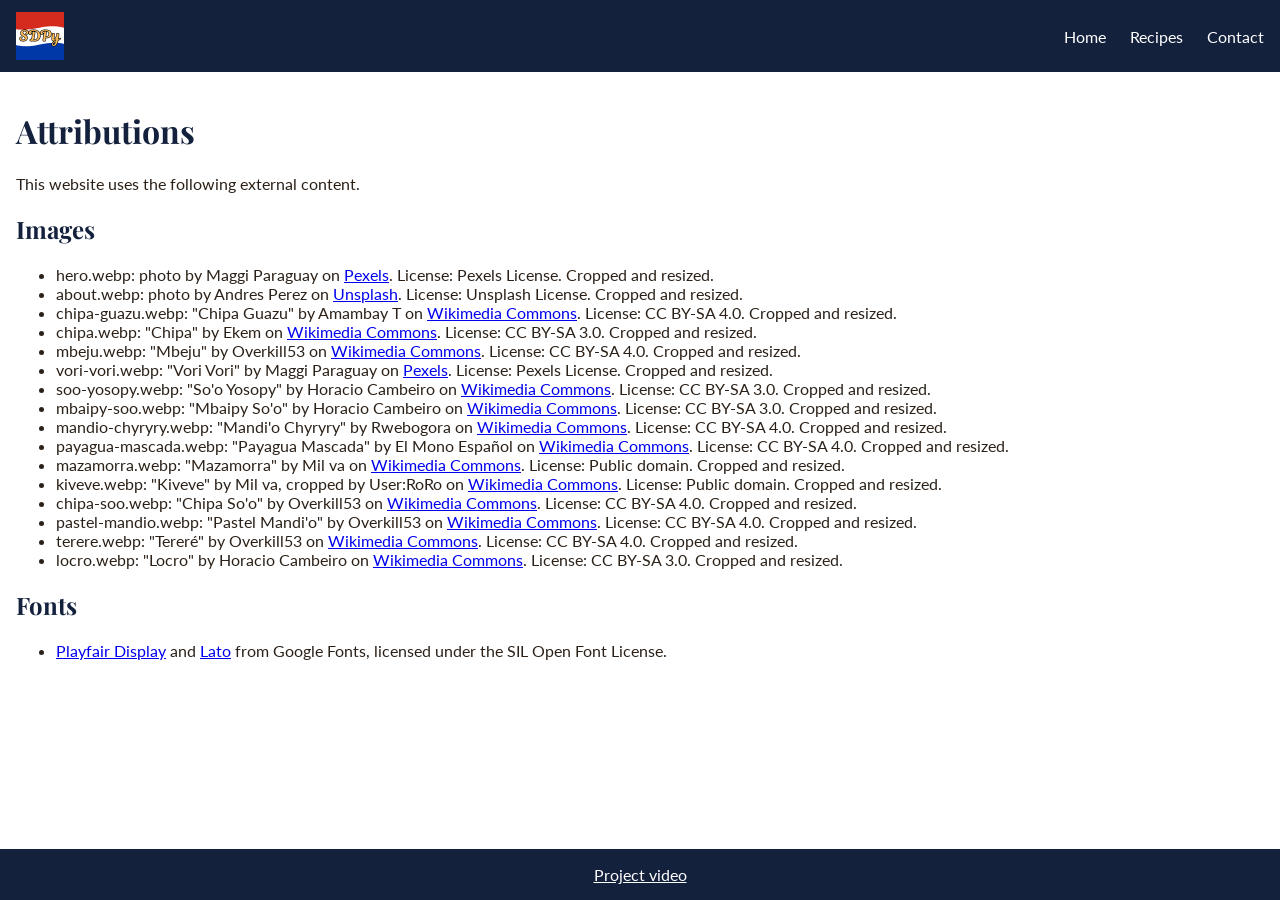
<file: final/attributions.html>
<!DOCTYPE html>
<html lang="en">

<head>
    <meta charset="UTF-8">
    <meta name="viewport" content="width=device-width, initial-scale=1.0">
    <title>Attributions | Sabores del Paraguay</title>
    <meta name="description"
        content="Credits and licenses for the images and fonts used on the Sabores del Paraguay website.">
    <meta name="author" content="Eduardo Baez">

    <meta property="og:type" content="website">
    <meta property="og:title" content="Attributions and Credits | Sabores del Paraguay">
    <meta property="og:description"
        content="Credits and licenses for the images and fonts used on the Sabores del Paraguay website.">
    <meta property="og:image" content="https://edbaez-dev.github.io/wdd231/final/images/hero.webp">
    <meta property="og:url" content="https://edbaez-dev.github.io/wdd231/final/attributions.html">

    <link rel="icon" href="images/favicon.png" type="image/png">
    <link rel="preconnect" href="https://fonts.googleapis.com">
    <link rel="preconnect" href="https://fonts.gstatic.com" crossorigin>
    <link
        href="https://fonts.googleapis.com/css2?family=Lato:wght@400;700&family=Playfair+Display:wght@700&display=swap"
        rel="stylesheet">
    <link rel="stylesheet" href="styles/small.css">
    <link rel="stylesheet" href="styles/larger.css">
    <script type="module" src="scripts/navigation.js"></script>
</head>

<body>
    <header>
        <img src="images/logo.png" alt="Sabores del Paraguay logo" width="48" height="48">
        <button id="menu-toggle" aria-label="Toggle navigation menu" aria-expanded="false">
            <svg viewBox="0 0 24 24" width="28" height="28" aria-hidden="true">
                <path d="M3 6h18M3 12h18M3 18h18" stroke="currentColor" stroke-width="2" fill="none"
                    stroke-linecap="round" />
            </svg>
        </button>
        <nav id="primary-nav">
            <ul>
                <li><a href="index.html">Home</a></li>
                <li><a href="recipes.html">Recipes</a></li>
                <li><a href="contact.html">Contact</a></li>
            </ul>
        </nav>
    </header>

    <main>
        <h1>Attributions</h1>
        <p>This website uses the following external content.</p>

        <h2>Images</h2>
        <ul>
            <li>
                hero.webp: photo by Maggi Paraguay on
                <a href="https://www.pexels.com/es-es/foto/comida-plato-cena-almuerzo-27397344/" target="_blank"
                    rel="noopener">Pexels</a>.
                License: Pexels License. Cropped and resized.
            </li>
            <li>
                about.webp: photo by Andres Perez on
                <a href="https://unsplash.com/es/fotos/un-grupo-de-personas-preparando-comida-en-una-cocina-XL8WZBvlJEc"
                    target="_blank" rel="noopener">Unsplash</a>.
                License: Unsplash License. Cropped and resized.
            </li>
            <li>
                chipa-guazu.webp: "Chipa Guazu" by Amambay T on
                <a href="https://commons.wikimedia.org/wiki/File:Paraguayan_chipa_guaz%C3%BA.jpg" target="_blank"
                    rel="noopener">Wikimedia Commons</a>.
                License: CC BY-SA 4.0. Cropped and resized.
            </li>
            <li>
                chipa.webp: "Chipa" by Ekem on
                <a href="https://commons.wikimedia.org/wiki/File:Chipa_Paraguay.jpg" target="_blank"
                    rel="noopener">Wikimedia Commons</a>.
                License: CC BY-SA 3.0. Cropped and resized.
            </li>
            <li>
                mbeju.webp: "Mbeju" by Overkill53 on
                <a href="https://commons.wikimedia.org/wiki/File:Mbey%C3%BA_paraguayo.jpg" target="_blank"
                    rel="noopener">Wikimedia Commons</a>.
                License: CC BY-SA 4.0. Cropped and resized.
            </li>
            <li>
                vori-vori.webp: "Vori Vori" by Maggi Paraguay on
                <a href="https://www.pexels.com/es-es/foto/comida-plato-mano-cena-27397346/" target="_blank"
                    rel="noopener">Pexels</a>.
                License: Pexels License. Cropped and resized.
            </li>
            <li>
                soo-yosopy.webp: "So'o Yosopy" by Horacio Cambeiro on
                <a href="https://commons.wikimedia.org/wiki/File:Soyo_(del_guaran%C3%AD_so%27o_josopy,_que_significa_carne_apisonada)_es_un_caldo_tradicional_paraguayo_y_del_nordeste_argentino.jpg"
                    target="_blank" rel="noopener">Wikimedia Commons</a>.
                License: CC BY-SA 3.0. Cropped and resized.
            </li>
            <li>
                mbaipy-soo.webp: "Mbaipy So'o" by Horacio Cambeiro on
                <a href="https://commons.wikimedia.org/wiki/File:Polenta_argentina_con_salsa_de_carne.jpg"
                    target="_blank" rel="noopener">Wikimedia Commons</a>.
                License: CC BY-SA 3.0. Cropped and resized.
            </li>
            <li>
                mandio-chyryry.webp: "Mandi'o Chyryry" by Rwebogora on
                <a href="https://commons.wikimedia.org/wiki/File:Mihogo_kikaangoni.jpg" target="_blank"
                    rel="noopener">Wikimedia Commons</a>.
                License: CC BY-SA 4.0. Cropped and resized.
            </li>
            <li>
                payagua-mascada.webp: "Payagua Mascada" by El Mono Español on
                <a href="https://commons.wikimedia.org/wiki/File:Payagu%C3%A1_mascada.jpg" target="_blank"
                    rel="noopener">Wikimedia Commons</a>.
                License: CC BY-SA 4.0. Cropped and resized.
            </li>
            <li>
                mazamorra.webp: "Mazamorra" by Mil va on
                <a href="https://commons.wikimedia.org/wiki/File:Mazamorra_de_Paraguay.jpg" target="_blank"
                    rel="noopener">Wikimedia Commons</a>.
                License: Public domain. Cropped and resized.
            </li>
            <li>
                kiveve.webp: "Kiveve" by Mil va, cropped by User:RoRo on
                <a href="https://commons.wikimedia.org/wiki/File:Calabaza_Cucurbita_moschata_%22anday%22_(Paraguay)_y_kivev%C3%A9_-_cropped.jpg"
                    target="_blank" rel="noopener">Wikimedia Commons</a>.
                License: Public domain. Cropped and resized.
            </li>
            <li>
                chipa-soo.webp: "Chipa So'o" by Overkill53 on
                <a href="https://commons.wikimedia.org/wiki/File:Chipa_so%27o.jpg" target="_blank"
                    rel="noopener">Wikimedia Commons</a>.
                License: CC BY-SA 4.0. Cropped and resized.
            </li>
            <li>
                pastel-mandio.webp: "Pastel Mandi'o" by Overkill53 on
                <a href="https://commons.wikimedia.org/wiki/File:Pastel_Mandioca.jpg" target="_blank"
                    rel="noopener">Wikimedia Commons</a>.
                License: CC BY-SA 4.0. Cropped and resized.
            </li>
            <li>
                terere.webp: "Tereré" by Overkill53 on
                <a href="https://commons.wikimedia.org/wiki/File:Terer%C3%A9.jpg" target="_blank"
                    rel="noopener">Wikimedia Commons</a>.
                License: CC BY-SA 4.0. Cropped and resized.
            </li>
            <li>
                locro.webp: "Locro" by Horacio Cambeiro on
                <a href="https://commons.wikimedia.org/wiki/File:Locro_argentino_(presentaci%C3%B3n).jpg"
                    target="_blank" rel="noopener">Wikimedia Commons</a>.
                License: CC BY-SA 3.0. Cropped and resized.
            </li>
        </ul>

        <h2>Fonts</h2>
        <ul>
            <li>
                <a href="https://fonts.google.com/specimen/Playfair+Display" target="_blank" rel="noopener">Playfair
                    Display</a>
                and
                <a href="https://fonts.google.com/specimen/Lato" target="_blank" rel="noopener">Lato</a>
                from Google Fonts, licensed under the SIL Open Font License.
            </li>
        </ul>
    </main>

    <footer>
        <a href="https://www.youtube.com/" target="_blank" rel="noopener">Project video</a>
    </footer>
</body>

</html>
</file>
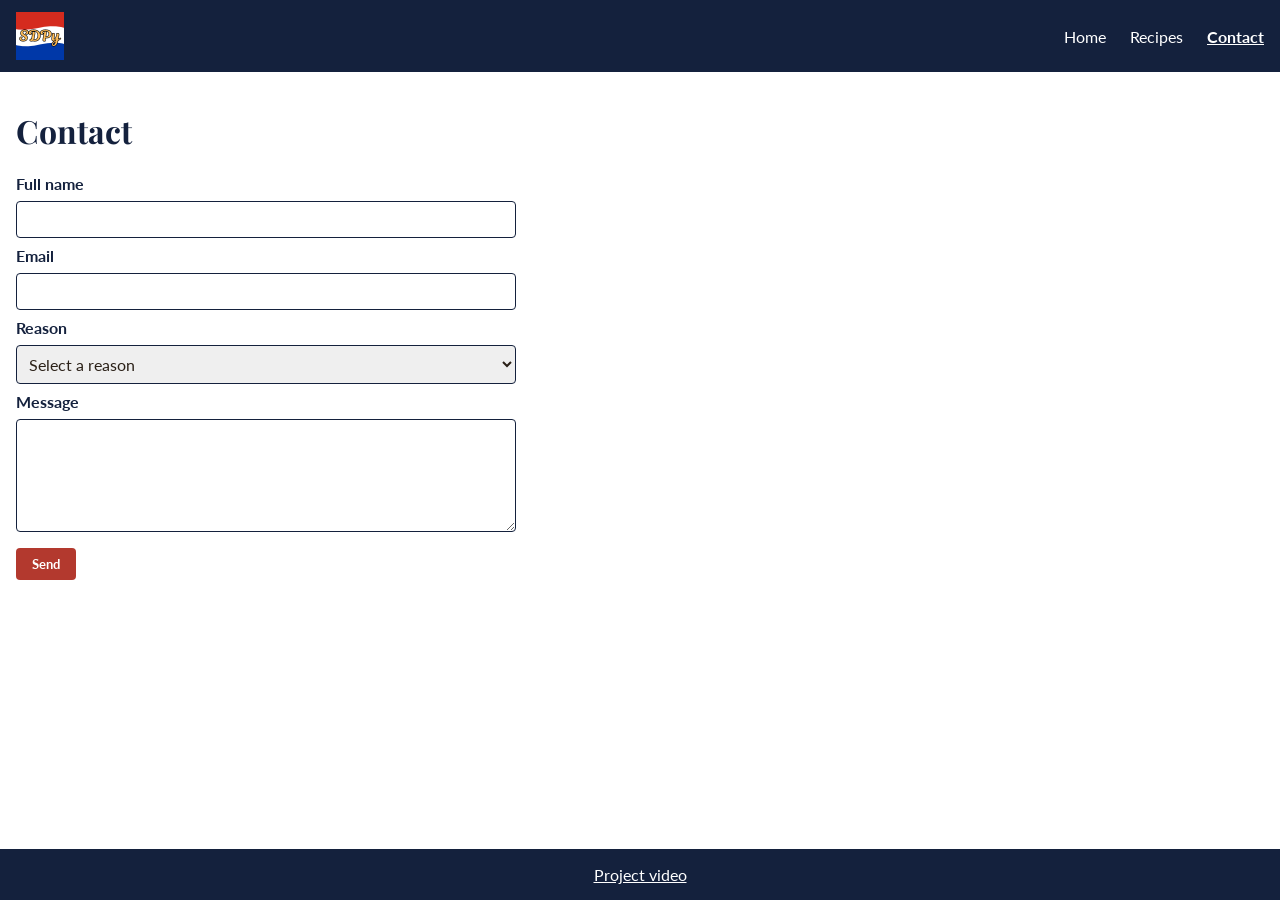
<file: final/contact.html>
<!DOCTYPE html>
<html lang="en">

<head>
    <meta charset="UTF-8">
    <meta name="viewport" content="width=device-width, initial-scale=1.0">
    <title>Contact | Sabores del Paraguay</title>
    <meta name="description"
        content="Contact Sabores del Paraguay or suggest your family's traditional Paraguayan recipe to be featured on the site.">
    <meta name="author" content="Eduardo Baez">

    <meta property="og:type" content="website">
    <meta property="og:title" content="Contact Us or Suggest a Recipe | Sabores del Paraguay">
    <meta property="og:description"
        content="Contact Sabores del Paraguay or suggest your family's traditional Paraguayan recipe to be featured on the site.">
    <meta property="og:image" content="https://edbaez-dev.github.io/wdd231/final/images/hero.webp">
    <meta property="og:url" content="https://edbaez-dev.github.io/wdd231/final/contact.html">

    <link rel="icon" href="images/favicon.png" type="image/png">
    <link rel="preconnect" href="https://fonts.googleapis.com">
    <link rel="preconnect" href="https://fonts.gstatic.com" crossorigin>
    <link
        href="https://fonts.googleapis.com/css2?family=Lato:wght@400;700&family=Playfair+Display:wght@700&display=swap"
        rel="stylesheet">
    <link rel="stylesheet" href="styles/small.css">
    <link rel="stylesheet" href="styles/larger.css">
    <script type="module" src="scripts/navigation.js"></script>
</head>

<body>
    <header>
        <img src="images/logo.png" alt="Sabores del Paraguay logo" width="48" height="48">
        <button id="menu-toggle" aria-label="Toggle navigation menu" aria-expanded="false">
            <svg viewBox="0 0 24 24" width="28" height="28" aria-hidden="true">
                <path d="M3 6h18M3 12h18M3 18h18" stroke="currentColor" stroke-width="2" fill="none"
                    stroke-linecap="round" />
            </svg>
        </button>
        <nav id="primary-nav">
            <ul>
                <li><a href="index.html">Home</a></li>
                <li><a href="recipes.html">Recipes</a></li>
                <li><a href="contact.html" class="active" aria-current="page">Contact</a></li>
            </ul>
        </nav>
    </header>

    <main>
        <h1>Contact</h1>
        <form action="thankyou.html" method="get">
            <label for="name">Full name</label>
            <input type="text" id="name" name="name" required>

            <label for="email">Email</label>
            <input type="email" id="email" name="email" required>

            <label for="reason">Reason</label>
            <select id="reason" name="reason" required>
                <option value="">Select a reason</option>
                <option value="Suggest a recipe">Suggest a recipe</option>
                <option value="Contact the site">Contact the site</option>
            </select>

            <label for="message">Message</label>
            <textarea id="message" name="message" rows="5" required></textarea>

            <button type="submit">Send</button>
        </form>
    </main>

    <footer>
        <a href="https://www.youtube.com/" target="_blank" rel="noopener">Project video</a>
    </footer>
</body>

</html>
</file>
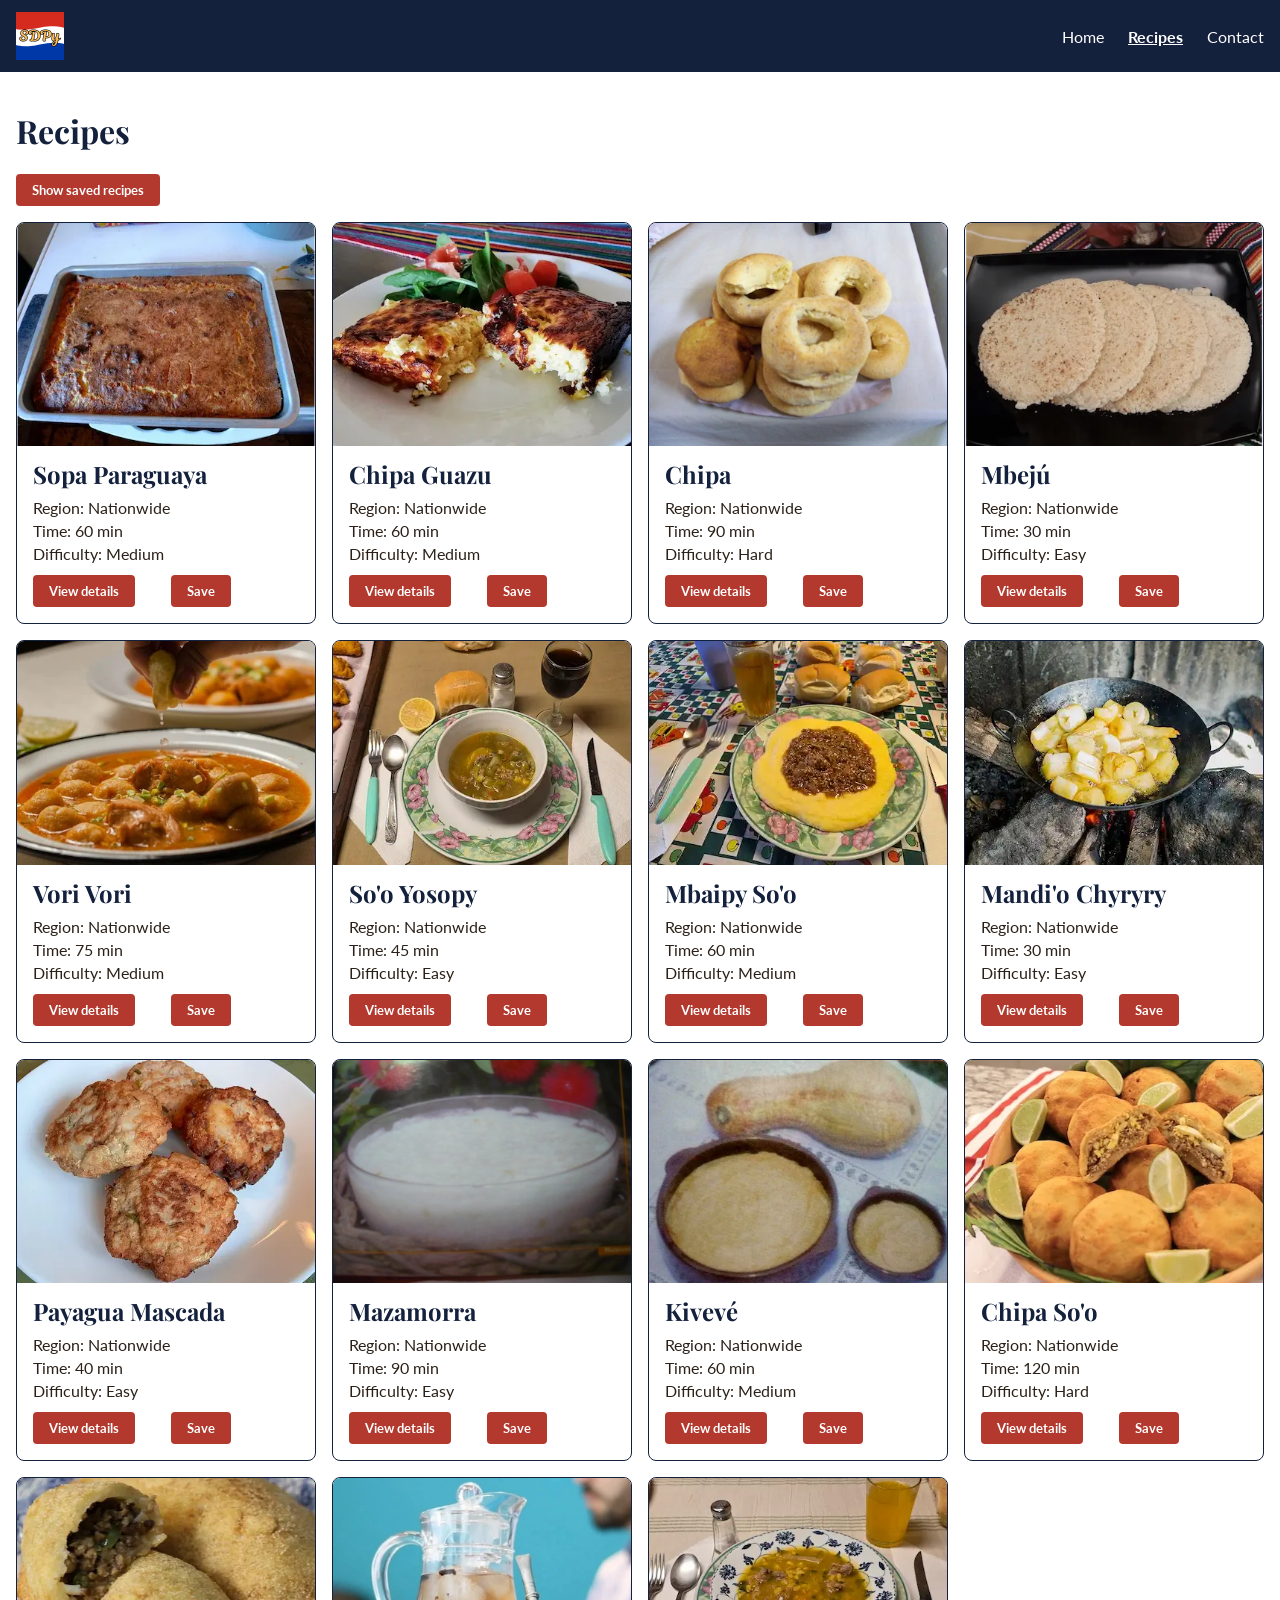
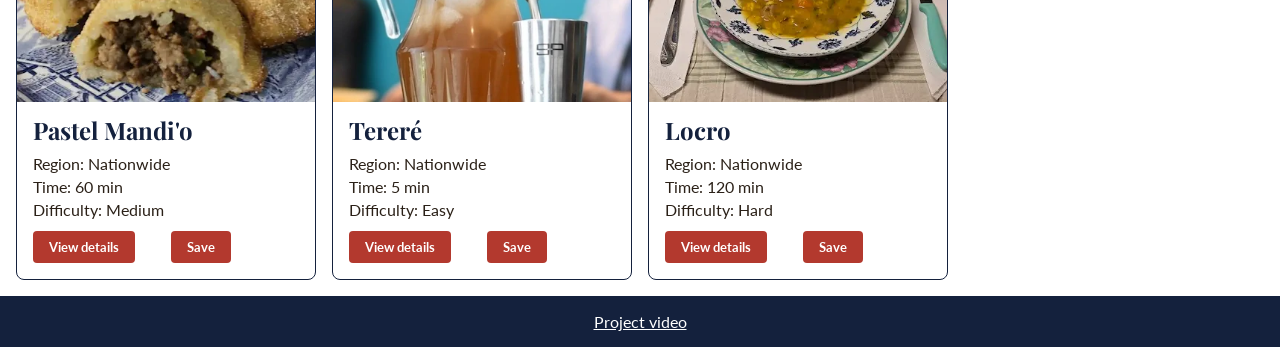
<file: final/recipes.html>
<!DOCTYPE html>
<html lang="en">

<head>
    <meta charset="UTF-8">
    <meta name="viewport" content="width=device-width, initial-scale=1.0">
    <title>Recipes | Sabores del Paraguay</title>
    <meta name="description"
        content="Browse our catalog of traditional Paraguayan recipes and find dishes by region, preparation time, and difficulty.">
    <meta name="author" content="Eduardo Baez">

    <meta property="og:type" content="website">
    <meta property="og:title" content="Traditional Paraguayan Recipes | Sabores del Paraguay">
    <meta property="og:description"
        content="Browse our catalog of traditional Paraguayan recipes and find dishes by region, preparation time, and difficulty.">
    <meta property="og:image" content="https://edbaez-dev.github.io/wdd231/final/images/hero.webp">
    <meta property="og:url" content="https://edbaez-dev.github.io/wdd231/final/recipes.html">

    <link rel="icon" href="images/favicon.png" type="image/png">
    <link rel="preconnect" href="https://fonts.googleapis.com">
    <link rel="preconnect" href="https://fonts.gstatic.com" crossorigin>
    <link
        href="https://fonts.googleapis.com/css2?family=Lato:wght@400;700&family=Playfair+Display:wght@700&display=swap"
        rel="stylesheet">
    <link rel="stylesheet" href="styles/small.css">
    <link rel="stylesheet" href="styles/larger.css">
    <script type="module" src="scripts/navigation.js"></script>
    <script type="module" src="scripts/recipes.js"></script>
</head>

<body>
    <header>
        <img src="images/logo.png" alt="Sabores del Paraguay logo" width="48" height="48">
        <button id="menu-toggle" aria-label="Toggle navigation menu" aria-expanded="false">
            <svg viewBox="0 0 24 24" width="28" height="28" aria-hidden="true">
                <path d="M3 6h18M3 12h18M3 18h18" stroke="currentColor" stroke-width="2" fill="none"
                    stroke-linecap="round" />
            </svg>
        </button>
        <nav id="primary-nav">
            <ul>
                <li><a href="index.html">Home</a></li>
                <li><a href="recipes.html" class="active" aria-current="page">Recipes</a></li>
                <li><a href="contact.html">Contact</a></li>
            </ul>
        </nav>
    </header>

    <main>
        <h1>Recipes</h1>
        <button type="button" id="saved-toggle">Show saved recipes</button>
        <div id="recipe-list"></div>

        <dialog id="recipe-modal" aria-labelledby="modal-title">
            <h2 id="modal-title">Recipe details</h2>
            <h3>Ingredients</h3>
            <ul id="modal-ingredients"></ul>
            <button type="button" id="modal-close">Close</button>
        </dialog>
    </main>

    <footer>
        <a href="https://www.youtube.com/" target="_blank" rel="noopener">Project video</a>
    </footer>
</body>

</html>
</file>
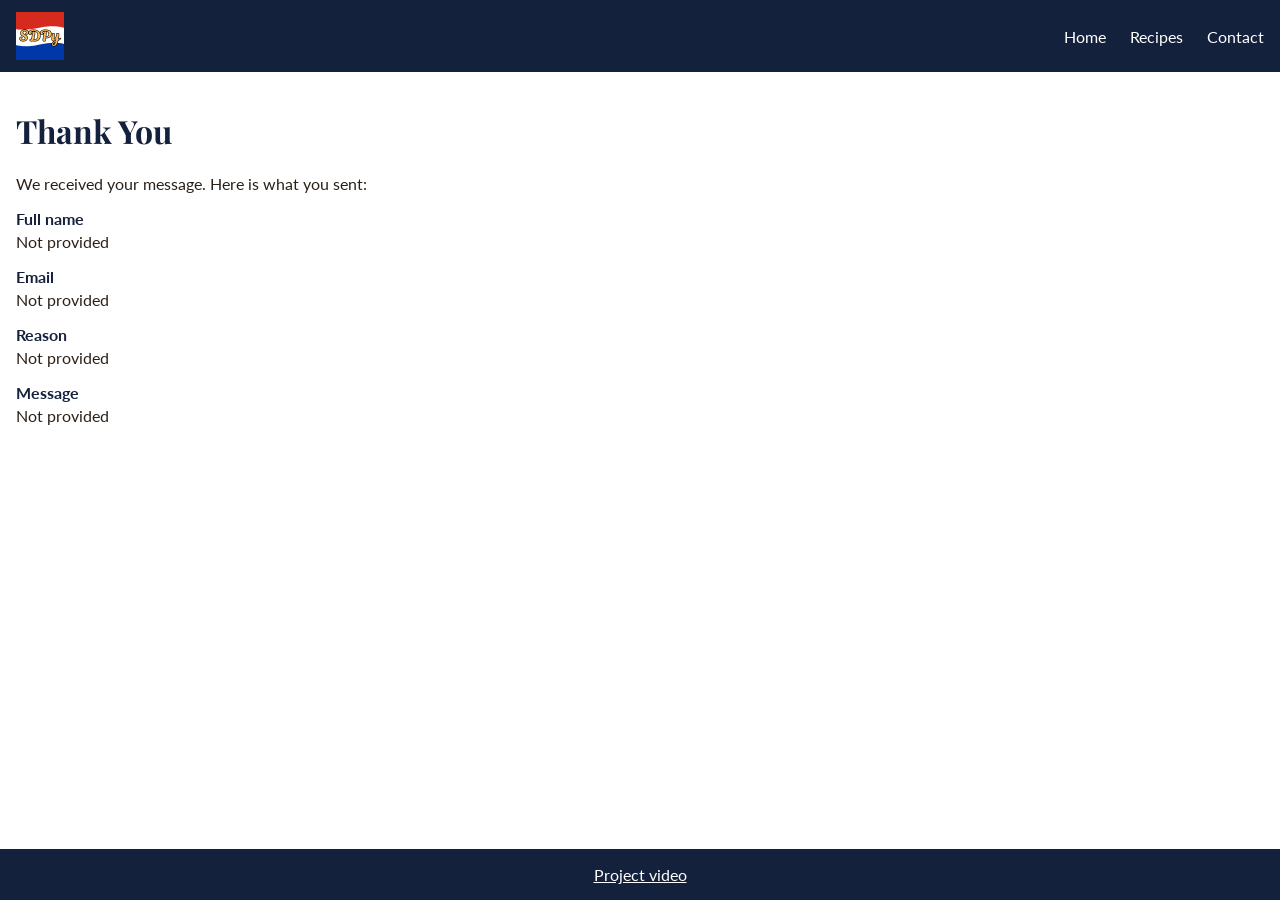
<file: final/thankyou.html>
<!DOCTYPE html>
<html lang="en">

<head>
    <meta charset="UTF-8">
    <meta name="viewport" content="width=device-width, initial-scale=1.0">
    <title>Thank You | Sabores del Paraguay</title>
    <meta name="description" content="Confirmation page showing the information you sent to Sabores del Paraguay.">
    <meta name="author" content="Eduardo Baez">

    <meta property="og:type" content="website">
    <meta property="og:title" content="Thank You for Contacting Sabores del Paraguay">
    <meta property="og:description"
        content="Confirmation page showing the information you sent to Sabores del Paraguay.">
    <meta property="og:image" content="https://edbaez-dev.github.io/wdd231/final/images/hero.webp">
    <meta property="og:url" content="https://edbaez-dev.github.io/wdd231/final/thankyou.html">

    <link rel="icon" href="images/favicon.png" type="image/png">
    <link rel="preconnect" href="https://fonts.googleapis.com">
    <link rel="preconnect" href="https://fonts.gstatic.com" crossorigin>
    <link
        href="https://fonts.googleapis.com/css2?family=Lato:wght@400;700&family=Playfair+Display:wght@700&display=swap"
        rel="stylesheet">
    <link rel="stylesheet" href="styles/small.css">
    <link rel="stylesheet" href="styles/larger.css">
    <script type="module" src="scripts/navigation.js"></script>
    <script type="module" src="scripts/thankyou.js"></script>
</head>

<body>
    <header>
        <img src="images/logo.png" alt="Sabores del Paraguay logo" width="48" height="48">
        <button id="menu-toggle" aria-label="Toggle navigation menu" aria-expanded="false">
            <svg viewBox="0 0 24 24" width="28" height="28" aria-hidden="true">
                <path d="M3 6h18M3 12h18M3 18h18" stroke="currentColor" stroke-width="2" fill="none"
                    stroke-linecap="round" />
            </svg>
        </button>
        <nav id="primary-nav">
            <ul>
                <li><a href="index.html">Home</a></li>
                <li><a href="recipes.html">Recipes</a></li>
                <li><a href="contact.html">Contact</a></li>
            </ul>
        </nav>
    </header>

    <main>
        <h1>Thank You</h1>
        <p>We received your message. Here is what you sent:</p>
        <dl id="form-results"></dl>
    </main>

    <footer>
        <a href="https://www.youtube.com/" target="_blank" rel="noopener">Project video</a>
    </footer>
</body>

</html>
</file>
<file: styles/small.css>
:root {
    --color-bg: #1a1a1a;
    --color-surface: #262626;
    --color-text: #f2f2f2;
    --color-muted: #b3b3b3;
    --color-accent: #3b82f6;
    --color-accent-dark: #2563eb;
    --font-main: 'Montserrat', sans-serif;
}

* {
    box-sizing: border-box;
}

body {
    margin: 0;
    font-family: var(--font-main);
    background-color: var(--color-bg);
    color: var(--color-text);
    line-height: 1.5;
}

header {
    display: flex;
    align-items: center;
    justify-content: space-between;
    background-color: var(--color-surface);
    padding: 0.75rem 1rem;
    flex-wrap: wrap;
}

#logo {
    width: 40px;
    height: 40px;
}

#site-name {
    font-weight: 700;
    margin-right: auto;
    margin-left: 0.5rem;
}

#menu-toggle {
    background: none;
    border: none;
    color: var(--color-text);
    cursor: pointer;
}

nav {
    display: none;
    width: 100%;
}

nav.open {
    display: block;
    flex-basis: 100%;
}

nav ul {
    list-style: none;
    margin: 0;
    padding: 0.5rem 1rem;
}

nav ul li {
    padding: 0.5rem 0;
}

nav ul li a {
    color: var(--color-text);
    text-decoration: none;
    font-weight: 600;
}

nav ul li a:hover,
nav ul li a[aria-current="page"] {
    color: var(--color-accent);
}

main {
    padding: 1rem;
}

h1 {
    color: var(--color-accent);
}

section {
    margin-bottom: 2rem;
}

.about-me p {
    background-color: var(--color-surface);
    padding: 1rem;
    border-radius: 8px;
}

.student-photo img {
    max-width: 100%;
    height: auto;
    border-radius: 8px;
    display: block;
}

.filter-buttons {
    display: flex;
    gap: 0.5rem;
    margin-bottom: 1rem;
    flex-wrap: wrap;
}

.filter-buttons button {
    background-color: var(--color-surface);
    color: var(--color-text);
    border: 1px solid var(--color-accent);
    padding: 0.5rem 1rem;
    border-radius: 6px;
    cursor: pointer;
}

.filter-buttons button:hover {
    background-color: var(--color-accent);
}

#course-cards {
    display: grid;
    grid-template-columns: 1fr;
    gap: 1rem;
}

.course-card {
    background-color: var(--color-surface);
    border-left: 4px solid var(--color-muted);
    padding: 1rem;
    border-radius: 6px;
}

.course-card.completed {
    border-left: 4px solid var(--color-accent);
}

#total-credits {
    margin-top: 1rem;
    font-weight: 600;
}

footer {
    background-color: var(--color-surface);
    padding: 1rem;
    text-align: center;
}

.social-links {
    list-style: none;
    display: flex;
    justify-content: center;
    gap: 1rem;
    padding: 0;
    margin: 0 0 1rem 0;
}

.social-links a {
    color: var(--color-text);
}

.social-links a:hover {
    color: var(--color-accent);
}

.visually-hidden {
    position: absolute;
    width: 1px;
    height: 1px;
    overflow: hidden;
    clip: rect(0 0 0 0);
    white-space: nowrap;
}
</file>
<file: styles/larger.css>
@media (min-width: 640px) {
    #menu-toggle {
        display: none;
    }

    nav {
        display: block;
        width: auto;
    }

    nav ul {
        display: flex;
        gap: 1.5rem;
        padding: 0;
    }

    nav ul li {
        padding: 0;
    }

    main {
        max-width: 900px;
        margin: 0 auto;
        padding: 2rem 1rem;
    }

    .top-row {
        display: flex;
        gap: 1.5rem;
        align-items: flex-start;
    }

    .about-me {
        flex: 2;
    }

    .student-photo {
        flex: 1;
    }

    .student-photo img {
        max-width: 100%;
    }

    #course-cards {
        grid-template-columns: repeat(2, 1fr);
    }
}

@media (min-width: 900px) {
    #course-cards {
        grid-template-columns: repeat(3, 1fr);
    }
}
</file>
<file: chamber/styles/small.css>
:root {
    --color-primary: #1a1d23;
    --color-secondary: #2c3e50;
    --color-accent: #3d8bfd;
    --color-link: #1d4ed8;
    --color-text: #f2f2f2;
    --color-text-dark: #1a1d23;
    --font-main: 'Montserrat', sans-serif;
}

html {
    height: 100%;
}

body {
    margin: 0;
    min-height: 100vh;
    display: flex;
    flex-direction: column;
    font-family: var(--font-main);
    background-color: #ffffff;
    color: var(--color-text-dark);
}

/* HEADER */
header {
    background-color: var(--color-primary);
    color: var(--color-text);
    display: flex;
    flex-wrap: wrap;
    align-items: center;
    justify-content: space-between;
    padding: 0.75rem 1rem;
}

.header-content {
    display: flex;
    align-items: center;
    gap: 0.5rem;
}

.logo {
    width: 40px;
    height: 40px;
    flex-shrink: 0;
}

.site-name {
    font-weight: 600;
    font-size: 1rem;
}

/* Botón hamburguesa (solo mobile) */
#menu-toggle {
    background: none;
    border: none;
    cursor: pointer;
    padding: 0.5rem;
}

.hamburger,
.hamburger::before,
.hamburger::after {
    display: block;
    width: 25px;
    height: 3px;
    background-color: var(--color-text);
    position: relative;
}

.hamburger::before {
    content: "";
    position: absolute;
    top: -8px;
}

.hamburger::after {
    content: "";
    position: absolute;
    top: 8px;
}

/* NAV colapsado por defecto en mobile */
nav {
    width: 100%;
    display: none;
}

nav.open {
    display: block;
}

nav ul {
    list-style: none;
    margin: 0;
    padding: 1rem 0 0 0;
    display: flex;
    flex-direction: column;
    gap: 0.5rem;
}

nav a {
    color: var(--color-text);
    text-decoration: none;
    display: block;
    padding: 0.5rem;
}

nav a.active {
    color: var(--color-accent);
    font-weight: 600;
}

/* MAIN */
main {
    flex: 1;
    padding: 1rem;
}

h1 {
    color: var(--color-primary);
}

.view-toggle {
    display: flex;
    gap: 0.5rem;
    margin-bottom: 1rem;
}

.view-toggle button {
    padding: 0.5rem 1rem;
    background-color: var(--color-secondary);
    color: var(--color-text);
    border: none;
    border-radius: 4px;
    cursor: pointer;
}

.view-toggle button.active {
    background-color: var(--color-link);
}

/* MEMBER CARDS - grid view */
#member-list.grid-view {
    display: grid;
    grid-template-columns: 1fr;
    gap: 1rem;
    align-items: stretch;
}

.member-card {
    background-color: #f5f5f5;
    border-radius: 8px;
    padding: 1rem;
    text-align: center;
    display: flex;
    flex-direction: column;
}

.member-card img {
    width: 100%;
    max-width: 200px;
    height: 140px;
    object-fit: cover;
    border-radius: 6px;
    margin: 0 auto 0.5rem auto;
}

.member-card h2 {
    font-size: 1.1rem;
    min-height: 2.6rem;
}

.member-card p {
    font-size: 0.9rem;
    flex-grow: 0;
}

.member-card a {
    color: var(--color-link);
    font-weight: 600;
    margin-top: auto;
    padding-top: 0.5rem;
}

.membership-level {
    font-weight: 600;
    text-transform: uppercase;
    font-size: 0.8rem;
}

.level-1 {
    color: #4b5563;
}

.level-2 {
    color: #475569;
}

.level-3 {
    color: #92400e;
}

/* MEMBER CARDS - list view (sin imágenes, una columna) */
#member-list.list-view {
    display: flex;
    flex-direction: column;
    gap: 0.5rem;
}

#member-list.list-view .member-card {
    text-align: left;
    display: flex;
    flex-direction: column;
}

#member-list.list-view .member-card img {
    display: none;
}

/* HERO */
.hero {
    position: relative;
}

.hero h1 {
    color: var(--color-primary);
    padding: 0 1rem;
    margin-bottom: 0.5rem;
}

.hero-image {
    width: 100%;
    height: 250px;
    object-fit: cover;
    display: block;
}

.cta-button {
    position: absolute;
    bottom: 1rem;
    left: 50%;
    transform: translateX(-50%);
    background-color: var(--color-link);
    color: var(--color-text);
    padding: 0.75rem 1.5rem;
    border-radius: 6px;
    font-weight: 600;
    text-decoration: none;
    white-space: nowrap;
}

/* CURRENT EVENTS */
.current-events {
    padding: 1.5rem 1rem;
}

.current-events h2 {
    color: var(--color-primary);
    margin-bottom: 1rem;
}

.event {
    background-color: #f5f5f5;
    border-radius: 8px;
    padding: 1rem;
    margin-bottom: 1rem;
}

.event h3 {
    margin: 0 0 0.5rem 0;
    color: var(--color-primary);
}

.event p {
    margin: 0.25rem 0;
    font-size: 0.9rem;
}

/* WEATHER */
.weather {
    padding: 1.5rem 1rem;
}

.weather h2 {
    color: var(--color-primary);
    margin-bottom: 1rem;
}

.weather-current {
    margin-bottom: 1rem;
}

.temp {
    font-size: 2rem;
    font-weight: 700;
    margin: 0;
}

.weather-forecast {
    display: flex;
    gap: 0.5rem;
}

.forecast-day {
    background-color: #f5f5f5;
    border-radius: 8px;
    padding: 0.75rem;
    text-align: center;
    flex: 1;
}

.forecast-label {
    font-weight: 600;
    margin: 0 0 0.25rem 0;
    font-size: 0.85rem;
}

.forecast-temp {
    margin: 0;
}

/* COMPANY SPOTLIGHT */
.spotlight {
    padding: 1.5rem 1rem;
}

.spotlight h2 {
    color: var(--color-primary);
    margin-bottom: 1rem;
}

.spotlight-cards {
    display: flex;
    flex-direction: column;
    gap: 1rem;
}

.spotlight-card {
    background-color: #f5f5f5;
    border-radius: 8px;
    padding: 1rem;
    text-align: center;
}

.spotlight-card img {
    width: 100%;
    max-width: 150px;
    height: 100px;
    object-fit: cover;
    border-radius: 6px;
    margin: 0 auto 0.5rem auto;
}

.spotlight-card a {
    color: var(--color-link);
    font-weight: 600;
}

/* JOIN FORM */
.join-form {
    padding: 1.5rem 1rem;
}

.join-form h1 {
    color: var(--color-primary);
    margin-bottom: 1rem;
}

.join-form form {
    display: flex;
    flex-direction: column;
    gap: 1rem;
}

.join-form label {
    display: flex;
    flex-direction: column;
    font-weight: 600;
    gap: 0.25rem;
}

.join-form label:has(input[type="radio"]) {
    flex-direction: row;
    align-items: center;
    font-weight: 400;
    color: var(--color-text-dark);
}

.join-form input,
.join-form textarea {
    font: inherit;
    padding: 0.5rem;
    border: 1px solid #ccc;
    border-radius: 4px;
}

.join-form textarea {
    min-height: 80px;
    resize: vertical;
}

.join-form button[type="submit"] {
    background-color: var(--color-link);
    color: var(--color-text);
    padding: 0.75rem;
    border: none;
    border-radius: 6px;
    font-weight: 600;
    cursor: pointer;
}

/* MEMBERSHIP LEVEL CARDS */
.membership-levels {
    padding: 0 1rem 1.5rem 1rem;
}

.membership-levels h2 {
    color: var(--color-primary);
    margin-bottom: 1rem;
}

.level-card {
    background-color: #f5f5f5;
    border-radius: 8px;
    padding: 1rem;
    margin-bottom: 1rem;
    text-align: center;
    opacity: 0;
    animation: fadeInUp 1.2s ease forwards;
}

.level-card h3 {
    margin: 0 0 0.5rem 0;
    color: var(--color-primary);
}

.level-card a {
    color: var(--color-link);
    font-weight: 600;
}

/* MEMBERSHIP CARD ANIMATION */
.level-card:nth-of-type(1) {
    animation-delay: 0.2s;
}

.level-card:nth-of-type(2) {
    animation-delay: 0.6s;
}

.level-card:nth-of-type(3) {
    animation-delay: 1s;
}

.level-card:nth-of-type(4) {
    animation-delay: 1.4s;
}

@keyframes fadeInUp {
    from {
        opacity: 0;
        transform: translateY(15px);
    }

    to {
        opacity: 1;
        transform: translateY(0);
    }
}

/* MODALS */
dialog {
    border: none;
    border-radius: 8px;
    padding: 1.5rem;
    max-width: 320px;
}

dialog::backdrop {
    background-color: rgba(0, 0, 0, 0.5);
}

dialog h3 {
    color: var(--color-primary);
    margin-top: 0;
}

dialog button.modal-close {
    background-color: var(--color-link);
    color: var(--color-text);
    padding: 0.5rem 1rem;
    border: none;
    border-radius: 6px;
    font-weight: 600;
    cursor: pointer;
    margin-top: 0.5rem;
}

/* DISCOVER */
#discover-cards {
    display: grid;
    grid-template-areas:
        "card1"
        "card2"
        "card3"
        "card4"
        "card5"
        "card6"
        "card7"
        "card8";
    gap: 1rem;
    padding: 1rem 0;
}

.card:nth-of-type(1) {
    grid-area: card1;
}

.card:nth-of-type(2) {
    grid-area: card2;
}

.card:nth-of-type(3) {
    grid-area: card3;
}

.card:nth-of-type(4) {
    grid-area: card4;
}

.card:nth-of-type(5) {
    grid-area: card5;
}

.card:nth-of-type(6) {
    grid-area: card6;
}

.card:nth-of-type(7) {
    grid-area: card7;
}

.card:nth-of-type(8) {
    grid-area: card8;
}

.card {
    background-color: #f5f5f5;
    border-radius: 8px;
    padding: 1rem;
    display: flex;
    flex-direction: column;
    gap: 0.5rem;
}

.card h2 {
    font-size: 1.2rem;
    color: var(--color-primary);
}

.card img {
    width: 100%;
    max-width: 300px;
    height: auto;
    border-radius: 6px;
    margin: 0 auto;
}

.card address {
    font-style: normal;
    font-size: 0.9rem;
}

.card p {
    font-size: 0.9rem;
}

.card button {
    margin-top: auto;
    background-color: var(--color-link);
    color: var(--color-text);
    padding: 0.6rem;
    border-radius: 6px;
    font-weight: 600;
}

/* FOOTER */
footer {
    background-color: var(--color-primary);
    color: var(--color-text);
    padding: 1rem;
    text-align: center;
    font-size: 0.85rem;
}

footer p {
    margin: 0.25rem 0;
}
</file>
<file: chamber/styles/larger.css>
@media only screen and (min-width: 32rem) {
    header {
        flex-wrap: nowrap;
    }

    #menu-toggle {
        display: none;
    }

    nav {
        display: block;
        width: auto;
    }

    nav ul {
        flex-direction: row;
        padding: 0;
        gap: 1.5rem;
    }

    nav a {
        padding: 0.25rem 0;
    }

    main {
        padding: 2rem;
    }

    #member-list.grid-view {
        grid-template-columns: repeat(auto-fill, minmax(220px, 1fr));
    }

    .hero-image {
        height: 400px;
    }

    .spotlight-cards {
        flex-direction: row;
    }

    .spotlight-card {
        flex: 1;
    }

    .join-form,
    .membership-levels {
        display: inline-block;
        vertical-align: top;
        width: 48%;
        box-sizing: border-box;
    }

    .join-form {
        padding-right: 1rem;
    }
}

@media only screen and (min-width: 641px) and (max-width: 1024px) {
    #discover-cards {
        grid-template-columns: repeat(2, 1fr);
        grid-template-areas:
            "card1 card1"
            "card2 card3"
            "card4 card5"
            "card6 card6"
            "card7 card8";
    }
}
</file>
<file: final/styles/small.css>
:root {
    --white: #ffffff;
    --navy: #14213d;
    --terracotta: #b3392e;
    --brown: #2b2118;
}

/* Base */
body {
    display: flex;
    flex-direction: column;
    min-height: 100vh;
    margin: 0;
    font-family: "Lato", sans-serif;
    color: var(--brown);
    background-color: var(--white);
}

h1,
h2,
h3 {
    font-family: "Playfair Display", serif;
    color: var(--navy);
}

/* Header and navigation */
header {
    display: flex;
    flex-wrap: wrap;
    align-items: center;
    justify-content: space-between;
    padding: 0.75rem 1rem;
    background-color: var(--navy);
}

#menu-toggle {
    background: none;
    border: none;
    color: var(--white);
    cursor: pointer;
}

#primary-nav {
    display: none;
    flex-basis: 100%;
}

#primary-nav.open {
    display: block;
}

#primary-nav ul {
    margin: 0;
    padding: 0;
    list-style: none;
}

#primary-nav a {
    display: block;
    padding: 0.75rem 0;
    color: var(--white);
    text-decoration: none;
}

#primary-nav a.active {
    font-weight: 700;
    text-decoration: underline;
}

/* Main and footer */
main {
    flex: 1;
    padding: 1rem;
}

main>section {
    margin-bottom: 2rem;
}

footer {
    display: flex;
    flex-direction: column;
    align-items: center;
    gap: 0.5rem;
    padding: 1rem;
    background-color: var(--navy);
}

footer a {
    color: var(--white);
}

/* Buttons */
.recipe-card button,
#modal-close,
#saved-toggle,
form button,
.hero a {
    padding: 0.5rem 1rem;
    border: none;
    border-radius: 4px;
    background-color: var(--terracotta);
    color: var(--white);
    font-family: "Lato", sans-serif;
    font-weight: 700;
    cursor: pointer;
}

.favorite-button[aria-pressed="true"] {
    background-color: var(--navy);
}

#saved-toggle {
    margin-bottom: 1rem;
}

/* Images */
.recipe-card img,
.about img,
.hero img {
    display: block;
    width: 100%;
    height: auto;
}

/* Recipe cards */
#recipe-list,
#featured-recipes {
    display: grid;
    gap: 1rem;
}

.recipe-card {
    border: 1px solid var(--navy);
    border-radius: 8px;
    overflow: hidden;
    padding-bottom: 1rem;
}

.recipe-card h2,
.recipe-card h3 {
    margin: 0.75rem 1rem 0.5rem;
}

.recipe-card p {
    margin: 0.25rem 1rem 0;
}

.recipe-card button {
    margin: 0.75rem 1rem 0;
}

/* Modal */
#recipe-modal {
    width: 90%;
    max-width: 400px;
    padding: 1rem;
    border: 2px solid var(--navy);
    border-radius: 8px;
    color: var(--brown);
}

#recipe-modal h2 {
    margin-top: 0;
}

/* Form and thank you page */
form {
    display: flex;
    flex-direction: column;
    gap: 0.5rem;
    max-width: 500px;
}

label {
    font-weight: 700;
    color: var(--navy);
}

input,
select,
textarea {
    padding: 0.5rem;
    border: 1px solid var(--navy);
    border-radius: 4px;
    font-family: "Lato", sans-serif;
    font-size: 1rem;
    color: var(--brown);
}

form button {
    align-self: flex-start;
    margin-top: 0.5rem;
}

dt {
    margin-top: 1rem;
    font-weight: 700;
    color: var(--navy);
}

dd {
    margin: 0.25rem 0 0;
}

/* Home page */
.hero {
    position: relative;
}

.hero img {
    height: 250px;
    object-fit: cover;
}

.hero-content {
    position: absolute;
    inset: 0;
    display: flex;
    flex-direction: column;
    align-items: center;
    justify-content: center;
    gap: 1rem;
    background-color: rgba(20, 33, 61, 0.6);
    text-align: center;
}

.hero h1 {
    margin: 0;
    color: var(--white);
}

.hero a {
    text-decoration: none;
}

.about img {
    border-radius: 8px;
}
</file>
<file: final/styles/larger.css>
@media (min-width: 768px) {

    /* Navigation */
    #menu-toggle {
        display: none;
    }

    #primary-nav {
        display: block;
        flex-basis: auto;
    }

    #primary-nav ul {
        display: flex;
        gap: 1.5rem;
    }

    /* Footer */
    footer {
        flex-direction: row;
        justify-content: center;
        gap: 2rem;
    }

    /* Recipe cards */
    #recipe-list {
        grid-template-columns: repeat(auto-fill, minmax(250px, 1fr));
    }

    #featured-recipes {
        grid-template-columns: repeat(3, 1fr);
    }

    /* Home page */
    .hero img {
        height: 400px;
    }

    .about {
        display: grid;
        grid-template-columns: 2fr 1fr;
        gap: 2rem;
        align-items: center;
    }
}
</file>
<file: site-plan/styles/site-plan.css>
:root {
    --white: #FFFFFF;
    --navy: #14213D;
    --terracotta: #B3392E;
    --brown: #2B2118;
    --font-heading: "Playfair Display", serif;
    --font-body: "Lato", sans-serif;
}

* {
    box-sizing: border-box;
}

body {
    margin: 0;
    background-color: var(--white);
    color: var(--brown);
    font-family: var(--font-body);
    line-height: 1.6;
}

h1,
h2 {
    font-family: var(--font-heading);
    font-weight: 600;
    color: var(--navy);
    line-height: 1.2;
}

header,
footer {
    background-color: var(--navy);
    color: var(--white);
    padding: 1.5rem 1rem;
    text-align: center;
}

header h1 {
    margin: 0;
    color: var(--white);
    font-size: 2rem;
}

header p,
footer p {
    margin: 0.25rem 0 0;
}

main {
    max-width: 60rem;
    margin: 0 auto;
    padding: 1rem;
}

section {
    margin: 2rem 0;
}

h2 {
    font-size: 1.5rem;
    margin: 0 0 0.75rem;
    padding-left: 0.75rem;
    border-left: 0.3rem solid var(--terracotta);
}

a {
    color: var(--terracotta);
}

.table-wrap {
    overflow-x: auto;
}

table {
    width: 100%;
    border-collapse: collapse;
    border: 2px solid var(--navy);
}

caption {
    padding: 0.5rem 0;
    text-align: left;
    font-weight: 700;
}

th,
td {
    padding: 0.6rem;
    border: 1px solid var(--navy);
    text-align: left;
}

thead th {
    background-color: var(--navy);
    color: var(--white);
}

.swatch {
    display: block;
    width: 3rem;
    height: 2rem;
    border: 2px solid var(--brown);
}

.swatch-white {
    background-color: var(--white);
}

.swatch-navy {
    background-color: var(--navy);
}

.swatch-terracotta {
    background-color: var(--terracotta);
}

.swatch-brown {
    background-color: var(--brown);
}

.font-heading {
    font-family: var(--font-heading);
    font-weight: 600;
}

.font-body {
    font-family: var(--font-body);
    font-weight: 700;
}

figure {
    margin: 0;
}

img {
    display: block;
    max-width: 100%;
    height: auto;
    border: 2px solid var(--navy);
}

figcaption {
    margin-top: 0.5rem;
    font-size: 0.9rem;
}

@media (min-width: 48rem) {
    header h1 {
        font-size: 2.75rem;
    }

    main {
        padding: 2rem;
    }
}
</file>
